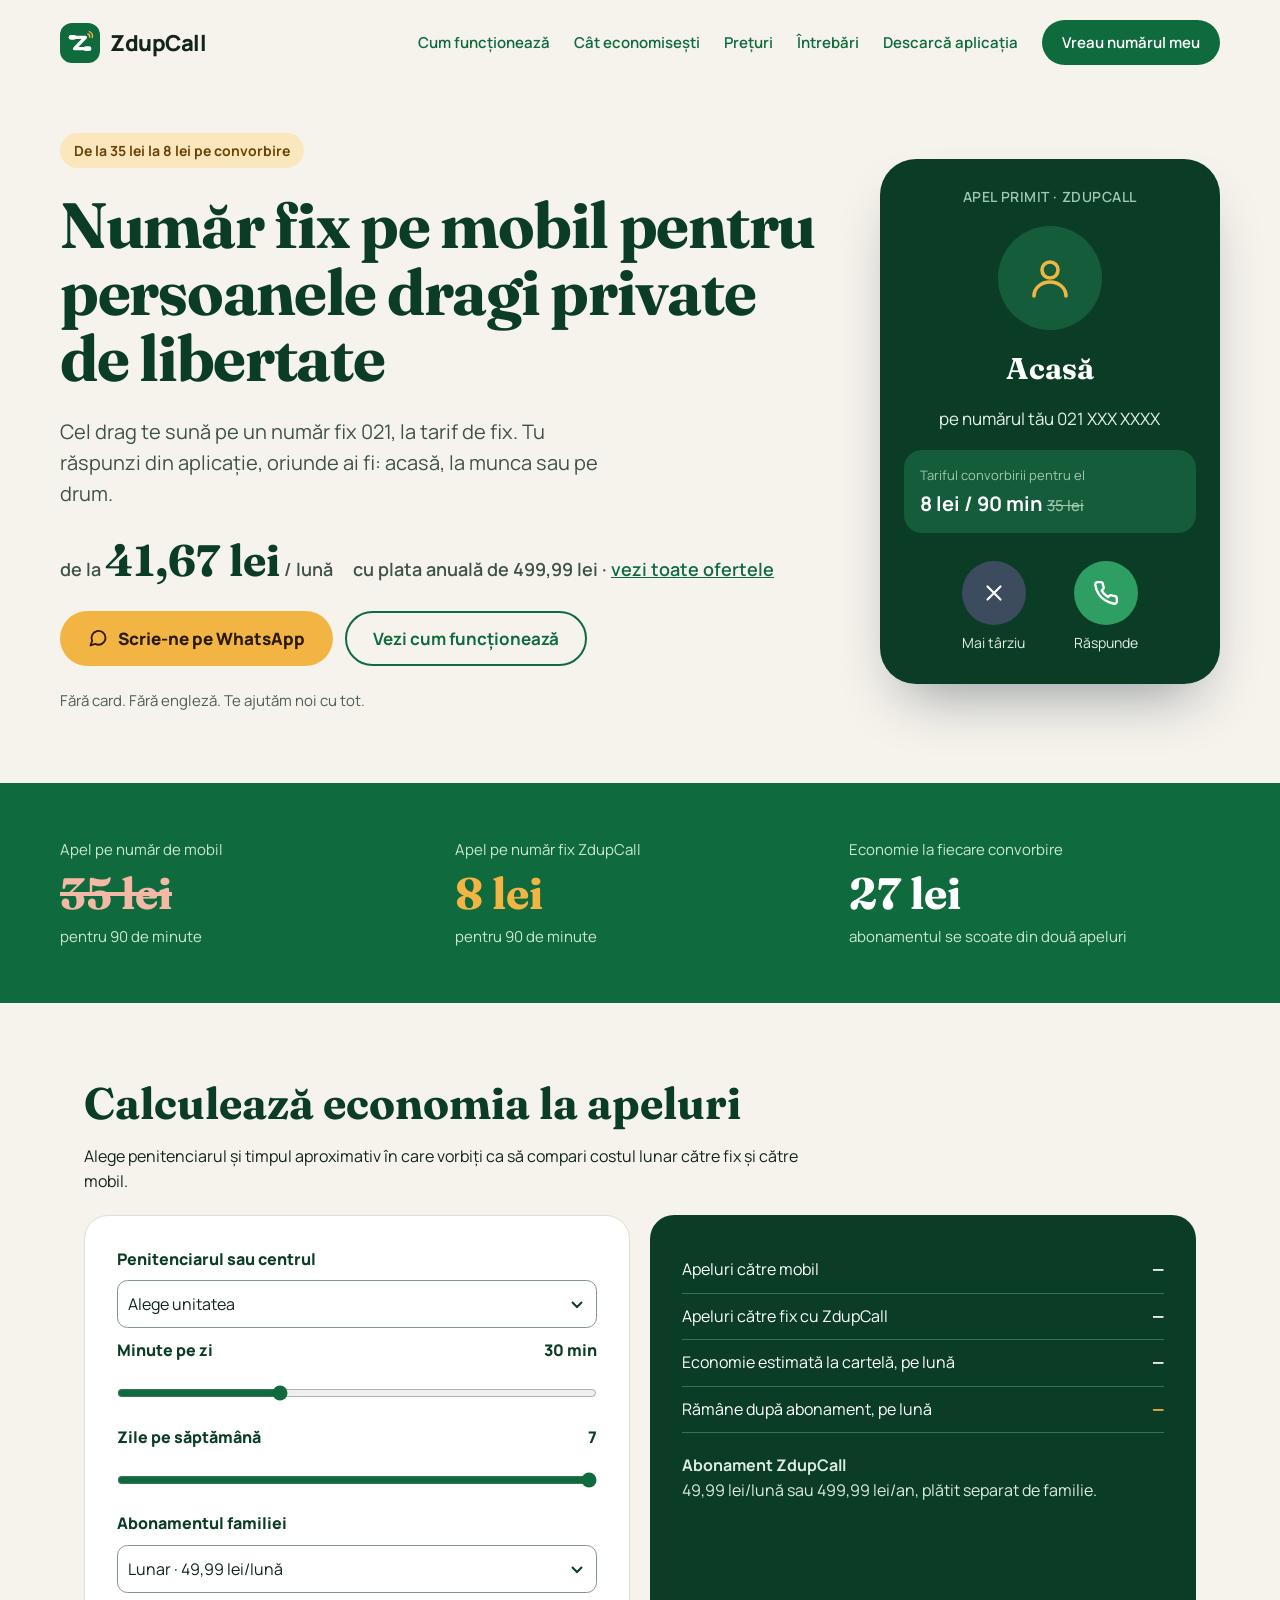
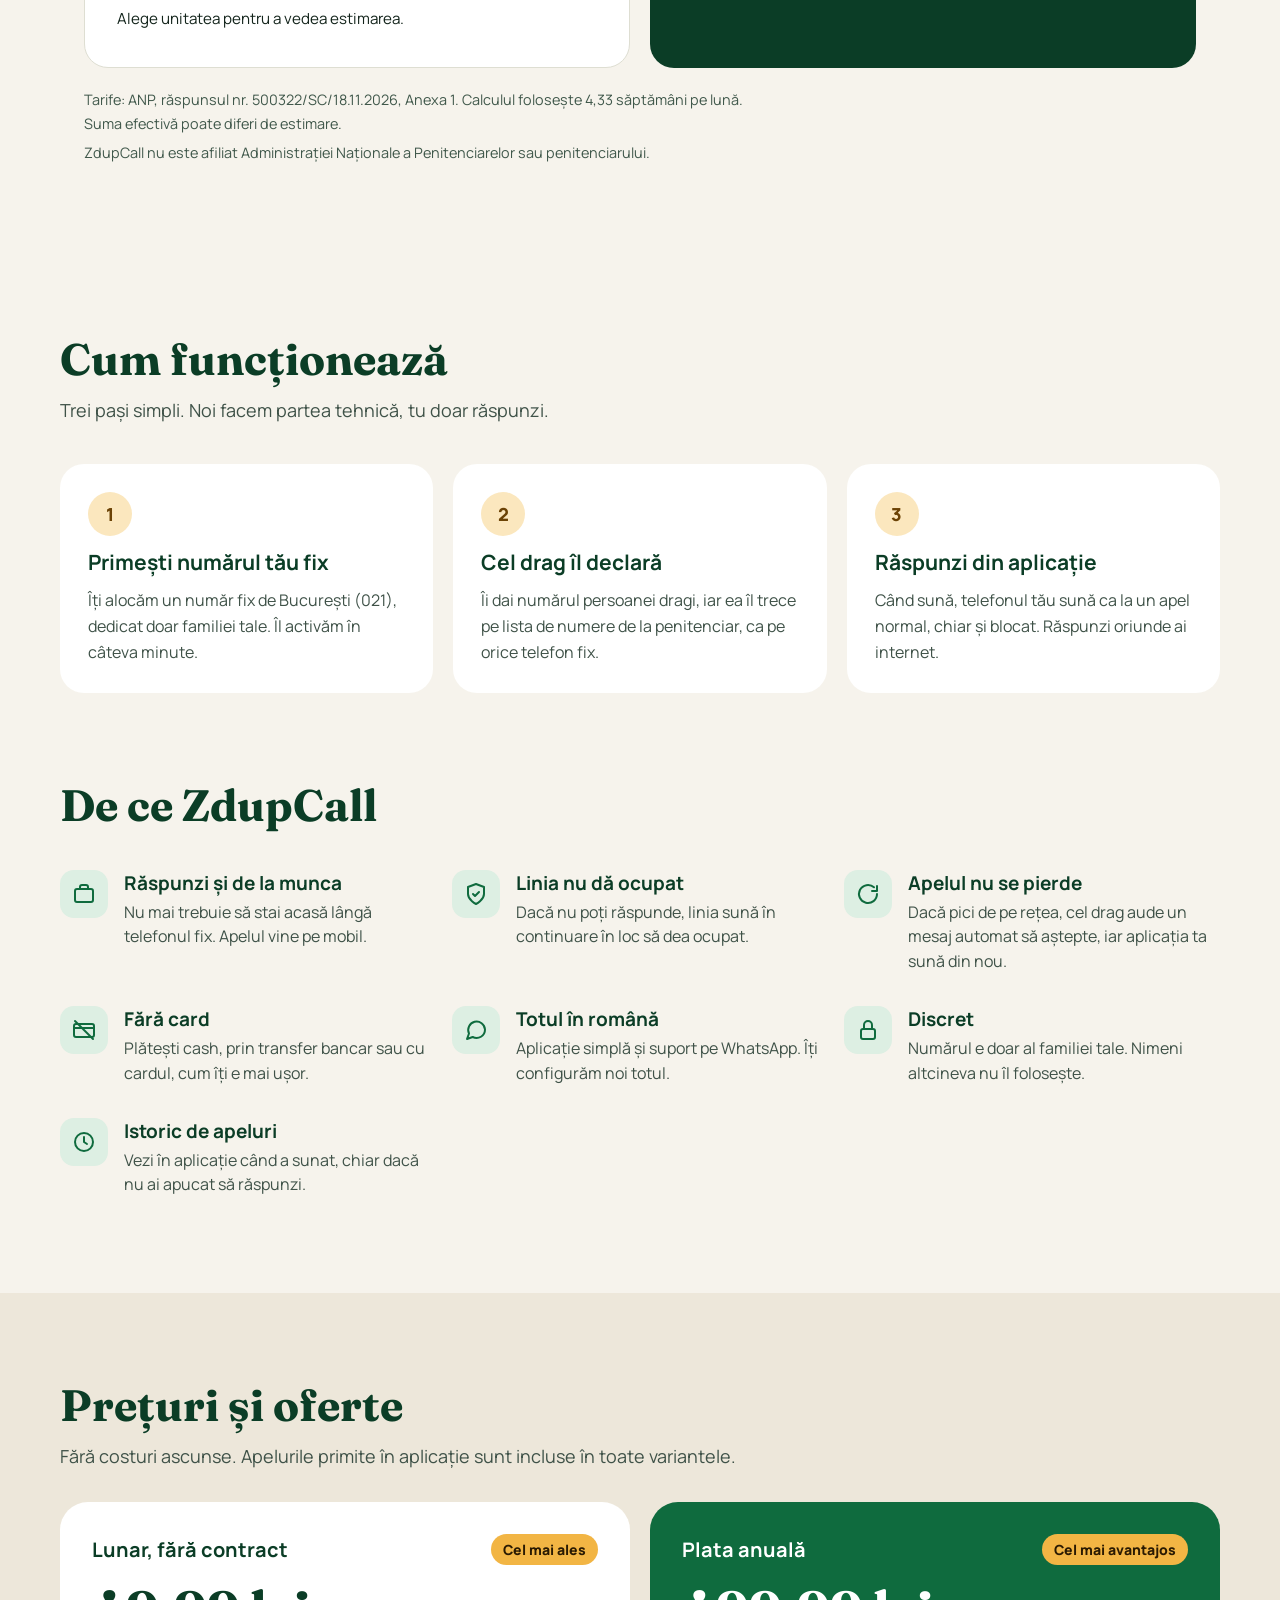
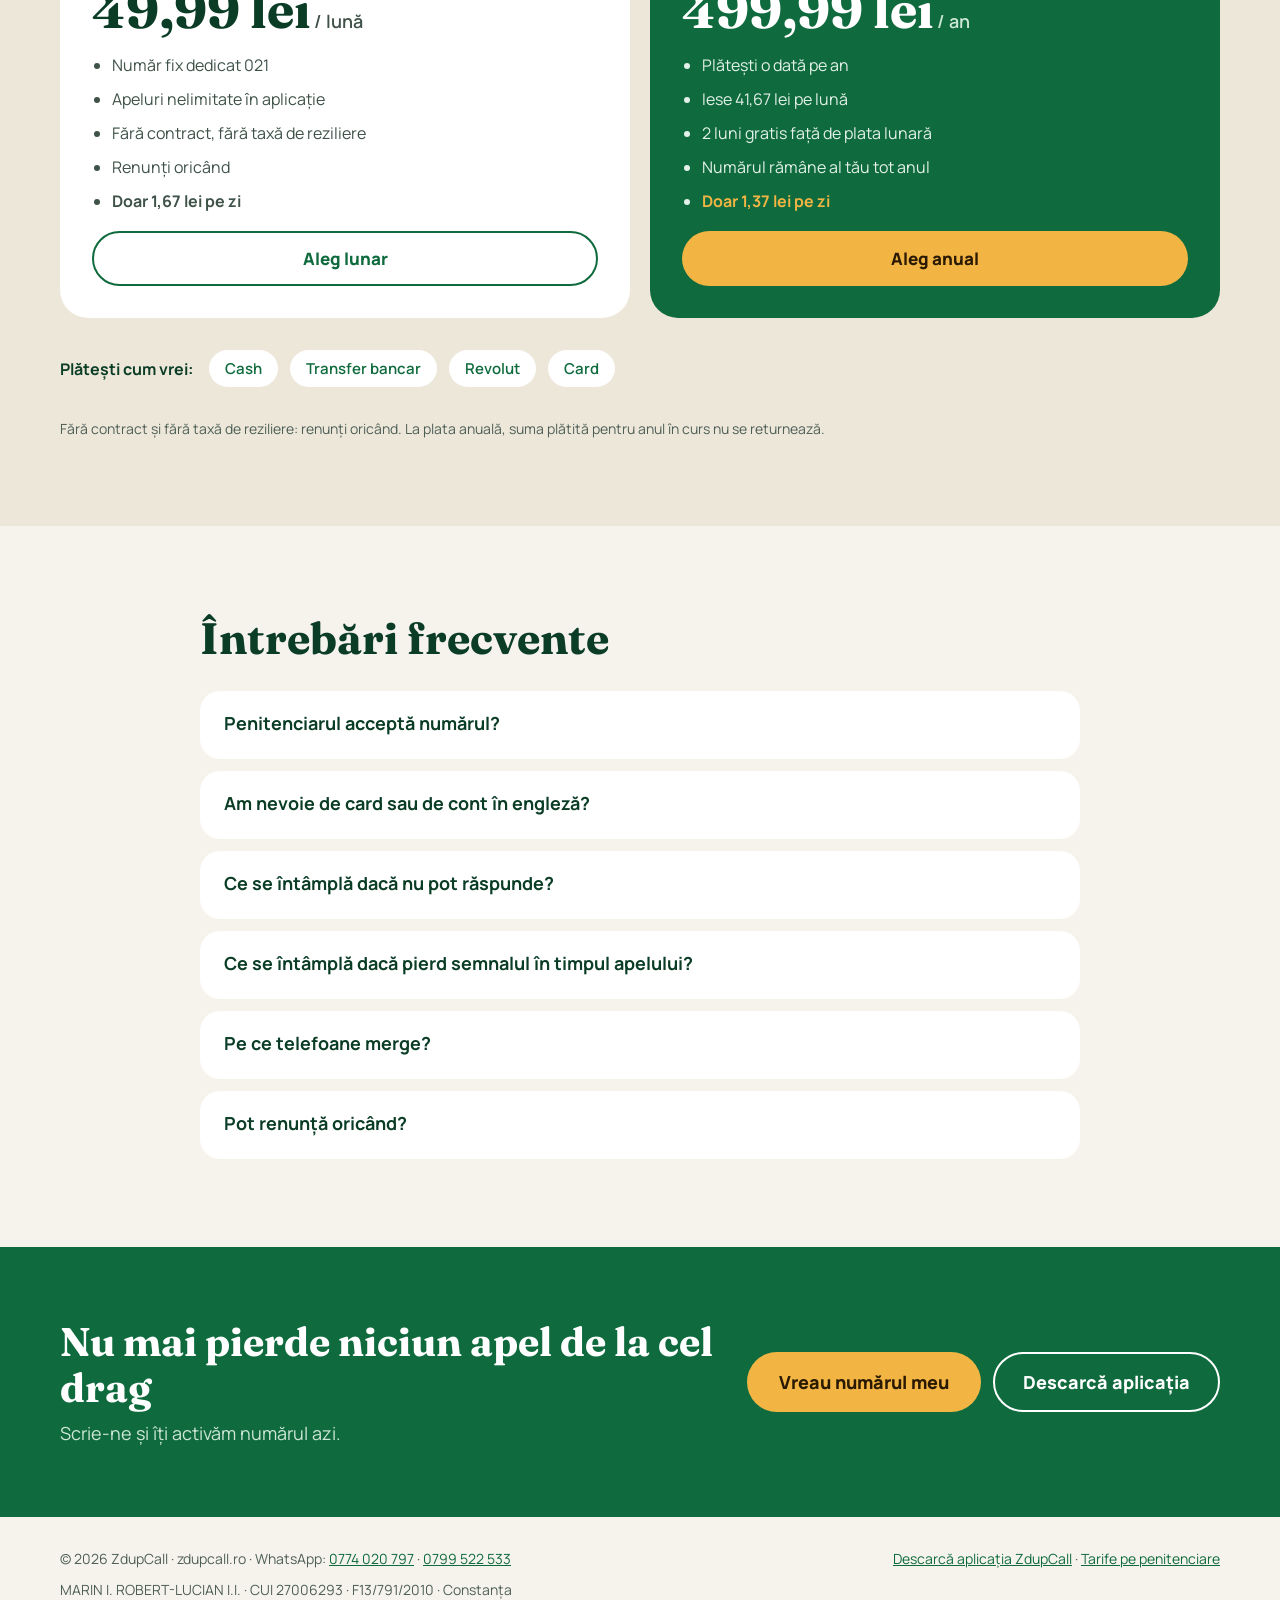
<file: index.html>
<!doctype html>
<html lang="ro">
<head>
<meta charset="utf-8">
<meta name="viewport" content="width=device-width, initial-scale=1">
<title>ZdupCall - număr fix pe mobil pentru persoanele dragi</title>
<meta name="description" content="Număr fix pe mobil pentru persoanele dragi private de libertate. De la 41,67 lei pe lună cu plata anuală. Lunar 49,99 lei, fără contract. Răspunzi din aplicație, oriunde ai fi.">

<link rel="canonical" href="https://zdupcall.ro/">
<meta name="robots" content="index, follow">
<link rel="icon" href="/favicon.ico" sizes="32x32">
<link rel="icon" href="/favicon.svg" type="image/svg+xml">
<link rel="apple-touch-icon" href="/apple-touch-icon.png">
<link rel="manifest" href="/site.webmanifest">
<meta name="theme-color" content="#0F6B3E">
<meta property="og:type" content="website">
<meta property="og:site_name" content="ZdupCall">
<meta property="og:locale" content="ro_RO">
<meta property="og:url" content="https://zdupcall.ro/">
<meta property="og:title" content="ZdupCall - număr fix pe mobil pentru persoanele dragi">
<meta property="og:description" content="Număr fix pe mobil pentru persoanele dragi private de libertate. De la 41,67 lei pe lună cu plata anuală. Răspunzi din aplicație, oriunde ai fi.">
<meta property="og:image" content="https://zdupcall.ro/og-image.jpg">
<meta property="og:image:width" content="1200">
<meta property="og:image:height" content="630">
<meta property="og:image:alt" content="ZdupCall - număr fix pe mobil pentru persoanele dragi">
<meta name="twitter:card" content="summary_large_image">
<meta name="twitter:title" content="ZdupCall - număr fix pe mobil pentru persoanele dragi">
<meta name="twitter:description" content="Număr fix pe mobil pentru persoanele dragi private de libertate. De la 41,67 lei pe lună cu plata anuală. Răspunzi din aplicație, oriunde ai fi.">
<meta name="twitter:image" content="https://zdupcall.ro/og-image.jpg">
<script type="application/ld+json">
{
  "@context": "https://schema.org",
  "@graph": [
    {
      "@type": "Organization",
      "@id": "https://zdupcall.ro/#org",
      "name": "ZdupCall",
      "url": "https://zdupcall.ro/",
      "logo": "https://zdupcall.ro/icon-512.png",
      "legalName": "MARIN I. ROBERT-LUCIAN I.I.",
      "taxID": "27006293",
      "address": {
        "@type": "PostalAddress",
        "addressLocality": "Constanța",
        "addressCountry": "RO"
      },
      "contactPoint": [
        {
          "@type": "ContactPoint",
          "telephone": "+40774020797",
          "contactType": "customer service",
          "availableLanguage": "ro"
        },
        {
          "@type": "ContactPoint",
          "telephone": "+40799522533",
          "contactType": "customer service",
          "availableLanguage": "ro"
        }
      ]
    },
    {
      "@type": "WebSite",
      "@id": "https://zdupcall.ro/#site",
      "url": "https://zdupcall.ro/",
      "name": "ZdupCall",
      "inLanguage": "ro",
      "publisher": {
        "@id": "https://zdupcall.ro/#org"
      }
    },
    {
      "@type": "Service",
      "name": "Număr fix pe mobil pentru persoanele dragi private de libertate",
      "serviceType": "Număr fix 021 cu apeluri primite în aplicație",
      "provider": {
        "@id": "https://zdupcall.ro/#org"
      },
      "areaServed": {
        "@type": "Country",
        "name": "România"
      },
      "description": "Cel drag te sună pe un număr fix 021, la tarif de fix. Tu răspunzi din aplicația ZdupCall, oriunde ai fi.",
      "offers": [
        {
          "@type": "Offer",
          "name": "Lunar, fără contract",
          "price": "49.99",
          "priceCurrency": "RON",
          "priceSpecification": {
            "@type": "UnitPriceSpecification",
            "price": "49.99",
            "priceCurrency": "RON",
            "unitCode": "MON"
          }
        },
        {
          "@type": "Offer",
          "name": "Plata anuală",
          "price": "499.99",
          "priceCurrency": "RON",
          "priceSpecification": {
            "@type": "UnitPriceSpecification",
            "price": "499.99",
            "priceCurrency": "RON",
            "unitCode": "ANN"
          }
        }
      ]
    },
    {
      "@type": "FAQPage",
      "mainEntity": [
        {
          "@type": "Question",
          "name": "Penitenciarul acceptă numărul?",
          "acceptedAnswer": {
            "@type": "Answer",
            "text": "Da. Este un număr fix de București (021), obișnuit, care se declară la fel ca orice telefon fix de acasă."
          }
        },
        {
          "@type": "Question",
          "name": "Am nevoie de card sau de cont în engleză?",
          "acceptedAnswer": {
            "@type": "Answer",
            "text": "Nu. Plătești cash, prin transfer sau cu cardul, iar noi ne ocupăm de configurare. Totul este în română."
          }
        },
        {
          "@type": "Question",
          "name": "Ce se întâmplă dacă nu pot răspunde?",
          "acceptedAnswer": {
            "@type": "Answer",
            "text": "Linia nu dă ocupat: suna în continuare până închide cel care sună. În aplicație vezi ora la care a sunat."
          }
        },
        {
          "@type": "Question",
          "name": "Ce se întâmplă dacă pierd semnalul în timpul apelului?",
          "acceptedAnswer": {
            "@type": "Answer",
            "text": "Apelul nu se pierde. Cel drag rămâne pe linie și aude un mesaj automat care îl roagă să aștepte, iar aplicația ta sună din nou când telefonul prinde iar internet (Wi-Fi sau date mobile). Răspunzi și continuați convorbirea."
          }
        },
        {
          "@type": "Question",
          "name": "Pe ce telefoane merge?",
          "acceptedAnswer": {
            "@type": "Answer",
            "text": "Pe Android acum, oriunde ai internet mobil sau Wi-Fi. Aplicația vine în curând și pe iPhone; până atunci scrie-ne pe WhatsApp și te ajutăm."
          }
        },
        {
          "@type": "Question",
          "name": "Pot renunță oricând?",
          "acceptedAnswer": {
            "@type": "Answer",
            "text": "Da. Nu există contract și nici taxa de reziliere: renunți oricând, fără costuri. La plata anuală, suma plătită pentru anul în curs nu se returnează. Te anunțăm din timp înainte de fiecare plata."
          }
        }
      ]
    }
  ]
}
</script>

<link rel="preconnect" href="https://fonts.googleapis.com">
<link rel="stylesheet" href="https://fonts.googleapis.com/css2?family=Fraunces:opsz,wght@9..144,600;9..144,700&amp;family=Manrope:wght@400;500;600;700;800&amp;display=swap">
<style>
body{margin:0;background:#F6F3EC}
a{color:#0F6B3E}a:hover{color:#0B3D26}
details summary{cursor:pointer;list-style:none}
details summary::-webkit-details-marker{display:none}
.mobile-bar{display:none}
#calculator b{white-space:nowrap}
@media (max-width:640px){
.nav-link{display:none!important}
.cta{width:100%!important;justify-content:center!important}
.hero-phone{max-width:300px!important;padding:22px 18px 26px!important;border-radius:30px!important}
.mobile-bar{display:flex;position:fixed;left:12px;right:12px;bottom:12px;z-index:50;justify-content:center;align-items:center;gap:8px;height:54px;border-radius:999px;background:#F2B544;color:#2A1A02!important;font-family:'Manrope',system-ui,sans-serif;font-weight:800;font-size:16px;text-decoration:none;box-shadow:0 10px 30px -10px rgba(0,0,0,.45)}
body{padding-bottom:78px}
}
@media (max-width:640px){
.site-header{flex-wrap:nowrap!important}
.site-header .hdr-btn{padding:10px 16px!important;font-size:14px!important}
.mobile-bar{opacity:0;pointer-events:none;transform:translateY(12px);transition:opacity .25s,transform .25s}
.mobile-bar.show{opacity:1;pointer-events:auto;transform:none}
}
</style>

<link rel="stylesheet" href="/assets/calculator.css">
<script src="/assets/calculator.js" defer></script>
</head>
<body>

<div style="font-family: 'Manrope', system-ui, sans-serif; color: #13241B; background: #F6F3EC; min-height: 100vh">

<header class="site-header" style="max-width: 1160px; margin: 0 auto; padding: 20px 24px; display: flex; flex-wrap: wrap; align-items: center; justify-content: space-between; gap: 16px">
<a href="#top" style="display: flex; align-items: center; gap: 10px; text-decoration: none; color: #13241B">
<span style="width: 40px; height: 40px; border-radius: 12px; background: #0F6B3E; display: flex; align-items: center; justify-content: center">
<svg width="30" height="30" viewBox="0 0 100 100" aria-hidden="true"><path d="M30 31 H68 L32 69 H70" fill="none" stroke="#FFFFFF" stroke-width="11" stroke-linecap="round" stroke-linejoin="round"></path><rect x="12" y="23" width="26" height="16" rx="8" fill="#FFFFFF"></rect><rect x="62" y="61" width="26" height="16" rx="8" fill="#FFFFFF"></rect><path d="M76 20 A9 9 0 0 1 82 31" fill="none" stroke="#F2B544" stroke-width="4.5" stroke-linecap="round"></path><path d="M81 12 A17 17 0 0 1 91 32" fill="none" stroke="#F2B544" stroke-width="4.5" stroke-linecap="round"></path></svg>
</span>
<span style="font-weight: 800; font-size: 22px; letter-spacing: -0.02em">ZdupCall</span>
</a>
<nav aria-label="Navigare principala" style="display: flex; flex-wrap: wrap; align-items: center; gap: 8px 24px; font-weight: 600; font-size: 15px">
<a class="nav-link" href="#cum" style="text-decoration: none">Cum funcționează</a>
<a class="nav-link" href="#calculator" style="text-decoration: none">Cât economisești</a>
<a class="nav-link" href="#preturi" style="text-decoration: none">Prețuri</a>
<a class="nav-link" href="#intrebari" style="text-decoration: none">Întrebări</a>
<a class="nav-link" href="/descarca/" style="text-decoration: none">Descarcă aplicația</a>
<a class="hdr-btn" href="https://wa.me/40774020797" style="text-decoration: none; background: #0F6B3E; color: #FFFFFF; padding: 12px 20px; border-radius: 999px; min-height: 44px; box-sizing: border-box; display: inline-flex; align-items: center">Vreau numărul meu</a>
</nav>
</header>

<section id="top" style="max-width: 1160px; margin: 0 auto; padding: 48px 24px 72px; display: flex; flex-wrap: wrap; gap: 48px; align-items: center">
<div style="flex: 999 1 520px; min-width: 0; display: flex; flex-direction: column; gap: 24px">
<span style="align-self: flex-start; background: #FBE7BE; color: #6B4205; font-weight: 700; font-size: 14px; padding: 8px 14px; border-radius: 999px">De la 35 lei la 8 lei pe convorbire</span>
<h1 style="margin: 0; font-family: 'Fraunces', Georgia, serif; font-weight: 700; font-size: clamp(38px, 5.2vw, 64px); line-height: 1.04; letter-spacing: -0.02em; color: #0B3D26">Număr fix pe mobil pentru persoanele dragi private de libertate</h1>
<p style="margin: 0; font-size: 20px; line-height: 1.55; color: #3F5248; max-width: 560px">Cel drag te sună pe un număr fix 021, la tarif de fix. Tu răspunzi din aplicație, oriunde ai fi: acasă, la munca sau pe drum.</p>
<div style="display: flex; flex-wrap: wrap; align-items: baseline; gap: 8px 20px">
<span style="font-family: 'Fraunces', Georgia, serif; font-size: 44px; font-weight: 700; color: #0B3D26"><span style="font-family: 'Manrope', sans-serif; font-size: 18px; font-weight: 600; color: #3F5248">de la </span>41,67 lei<span style="font-family: 'Manrope', sans-serif; font-size: 18px; font-weight: 600; color: #3F5248"> / lună</span></span>
<span style="font-size: 18px; font-weight: 600; color: #3F5248">cu plata anuală de 499,99 lei · <a href="#preturi">vezi toate ofertele</a></span>
</div>
<div style="display: flex; flex-wrap: wrap; gap: 12px">
<a class="cta" href="https://wa.me/40774020797" style="text-decoration: none; background: #F2B544; color: #2A1A02; font-weight: 800; font-size: 17px; padding: 16px 28px; border-radius: 999px; min-height: 52px; box-sizing: border-box; display: inline-flex; align-items: center; gap: 10px">
<svg width="20" height="20" viewBox="0 0 24 24" fill="none" stroke="currentColor" stroke-width="2.2" stroke-linecap="round" stroke-linejoin="round" aria-hidden="true"><path d="M21 11.5a8.4 8.4 0 0 1-12.3 7.5L3 21l2-5.5A8.4 8.4 0 1 1 21 11.5z"></path></svg>
Scrie-ne pe WhatsApp</a>
<a class="cta" href="#cum" style="text-decoration: none; border: 2px solid #0F6B3E; color: #0F6B3E; font-weight: 700; font-size: 17px; padding: 14px 26px; border-radius: 999px; min-height: 52px; box-sizing: border-box; display: inline-flex; align-items: center">Vezi cum funcționează</a>
</div>
<p style="margin: 0; font-size: 15px; color: #4E5F56">Fără card. Fără engleză. Te ajutăm noi cu tot.</p>
</div>

<div style="flex: 1 1 340px; min-width: 0; display: flex; justify-content: center">
<div class="hero-phone" style="width: 100%; max-width: 360px; background: #0B3D26; border-radius: 36px; padding: 28px 24px 32px; box-sizing: border-box; display: flex; flex-direction: column; align-items: center; gap: 20px; box-shadow: 0 30px 60px -24px rgba(14,34,56,0.45)">
<span style="font-size: 14px; font-weight: 600; color: #9FC9AF; letter-spacing: 0.04em; text-transform: uppercase">Apel primit · ZdupCall</span>
<span style="width: 104px; height: 104px; border-radius: 50%; background: #145C3A; display: flex; align-items: center; justify-content: center">
<svg width="48" height="48" viewBox="0 0 24 24" fill="none" stroke="#F2B544" stroke-width="1.8" stroke-linecap="round" stroke-linejoin="round" aria-hidden="true"><circle cx="12" cy="8" r="4"></circle><path d="M4 21c0-4 3.6-7 8-7s8 3 8 7"></path></svg>
</span>
<span style="font-family: 'Fraunces', Georgia, serif; font-size: 30px; font-weight: 700; color: #FFFFFF">Acasă</span>
<span style="font-size: 17px; color: #E3F1E8">pe numărul tău 021 XXX XXXX</span>
<div style="width: 100%; background: #145C3A; border-radius: 18px; padding: 16px; box-sizing: border-box; display: flex; flex-direction: column; gap: 6px">
<span style="font-size: 13px; color: #9FC9AF">Tariful convorbirii pentru el</span>
<span style="font-size: 20px; font-weight: 700; color: #FFFFFF">8 lei / 90 min <span style="font-size: 15px; font-weight: 500; color: #9FC9AF; text-decoration: line-through">35 lei</span></span>
</div>
<div style="display: flex; gap: 48px; margin-top: 8px">
<span style="display: flex; flex-direction: column; align-items: center; gap: 8px; color: #E3F1E8; font-size: 14px">
<span style="width: 64px; height: 64px; border-radius: 50%; background: #3C4B5E; display: flex; align-items: center; justify-content: center"><svg width="26" height="26" viewBox="0 0 24 24" fill="none" stroke="#FFFFFF" stroke-width="2" stroke-linecap="round" aria-hidden="true"><path d="M6 6l12 12M18 6L6 18"></path></svg></span>Mai târziu</span>
<span style="display: flex; flex-direction: column; align-items: center; gap: 8px; color: #E3F1E8; font-size: 14px">
<span style="width: 64px; height: 64px; border-radius: 50%; background: #2F9E62; display: flex; align-items: center; justify-content: center"><svg width="26" height="26" viewBox="0 0 24 24" fill="none" stroke="#FFFFFF" stroke-width="2.2" stroke-linecap="round" stroke-linejoin="round" aria-hidden="true"><path d="M22 16.9v3a2 2 0 0 1-2.2 2 19.8 19.8 0 0 1-8.6-3.1 19.5 19.5 0 0 1-6-6A19.8 19.8 0 0 1 2.1 4.2 2 2 0 0 1 4.1 2h3a2 2 0 0 1 2 1.7c.1.9.4 1.8.7 2.7a2 2 0 0 1-.5 2.1L8 9.8a16 16 0 0 0 6 6l1.3-1.3a2 2 0 0 1 2.1-.4c.9.3 1.8.6 2.7.7a2 2 0 0 1 1.7 2z"></path></svg></span>Răspunde</span>
</div>
</div>
</div>
</section>

<section style="background: #0F6B3E; color: #FFFFFF">
<div style="max-width: 1160px; margin: 0 auto; padding: 56px 24px; display: grid; grid-template-columns: repeat(auto-fit, minmax(240px, 1fr)); gap: 24px">
<div style="display: flex; flex-direction: column; gap: 6px">
<span style="font-size: 15px; color: #CDE6D6">Apel pe număr de mobil</span>
<span style="font-family: 'Fraunces', Georgia, serif; font-size: 44px; font-weight: 700; color: #F4B8A6; text-decoration: line-through">35 lei</span>
<span style="font-size: 15px; color: #CDE6D6">pentru 90 de minute</span>
</div>
<div style="display: flex; flex-direction: column; gap: 6px">
<span style="font-size: 15px; color: #CDE6D6">Apel pe număr fix ZdupCall</span>
<span style="font-family: 'Fraunces', Georgia, serif; font-size: 44px; font-weight: 700; color: #F2B544">8 lei</span>
<span style="font-size: 15px; color: #CDE6D6">pentru 90 de minute</span>
</div>
<div style="display: flex; flex-direction: column; gap: 6px">
<span style="font-size: 15px; color: #CDE6D6">Economie la fiecare convorbire</span>
<span style="font-family: 'Fraunces', Georgia, serif; font-size: 44px; font-weight: 700; color: #FFFFFF">27 lei</span>
<span style="font-size: 15px; color: #CDE6D6">abonamentul se scoate din două apeluri</span>
</div>
</div>
</section>

<section id="calculator" class="zdup-calculator" data-calculator>
  <h2>Calculează economia la apeluri</h2>
  <p>Alege penitenciarul și timpul aproximativ în care vorbiți ca să compari costul lunar către fix și către mobil.</p>
  <div class="calc-grid">
    <div class="calc-inputs">
      <label for="calc-unit">Penitenciarul sau centrul</label>
      <select id="calc-unit" disabled><option value="">Alege unitatea</option></select>
      <label for="calc-min">Minute pe zi <output id="calc-min-out" for="calc-min">30 min</output></label>
      <input id="calc-min" type="range" min="0" max="90" value="30" disabled>
      <label for="calc-days">Zile pe săptămână <output id="calc-days-out" for="calc-days">7</output></label>
      <input id="calc-days" type="range" min="1" max="7" value="7" disabled>
      <label for="calc-plan-select">Abonamentul familiei</label>
      <select id="calc-plan-select" disabled><option value="luna">Lunar · 49,99 lei/lună</option><option value="an">Anual · 499,99 lei/an</option></select>
      <p id="calc-status" role="status">Se încarcă tarifele…</p>
      <noscript><p>Activează JavaScript pentru a folosi calculatorul.</p></noscript>
      <ul id="calc-operators" hidden></ul>
    </div>
    <div class="calc-result">
      <dl aria-live="polite">
        <div><dt>Apeluri către mobil</dt><dd id="calc-mobile">—</dd></div>
        <div><dt>Apeluri către fix cu ZdupCall</dt><dd id="calc-fixed">—</dd></div>
        <div><dt>Economie estimată la cartelă, pe lună</dt><dd id="calc-saved">—</dd></div>
        <div><dt>Rămâne după abonament, pe lună</dt><dd id="calc-net">—</dd></div>
      </dl>
      <p id="calc-net-note" aria-live="polite" hidden>La atât de puține minute abonamentul nu se scoate încă.</p>
      <p class="calc-plan"><strong>Abonament ZdupCall</strong><br>49,99 lei/lună sau 499,99 lei/an, plătit separat de familie.</p>
    </div>
  </div>
  <p class="calc-note">Tarife: ANP, răspunsul nr. 500322/SC/18.11.2026, Anexa 1. Calculul folosește 4,33 săptămâni pe lună. Suma efectivă poate diferi de estimare.</p>
  <p class="calc-note">ZdupCall nu este afiliat Administrației Naționale a Penitenciarelor sau penitenciarului.</p>
</section>

<section id="cum" style="max-width: 1160px; margin: 0 auto; padding: 88px 24px 40px; display: flex; flex-direction: column; gap: 40px">
<div style="display: flex; flex-direction: column; gap: 12px; max-width: 680px">
<h2 style="margin: 0; font-family: 'Fraunces', Georgia, serif; font-size: clamp(32px, 4vw, 44px); line-height: 1.1; color: #0B3D26">Cum funcționează</h2>
<p style="margin: 0; font-size: 18px; line-height: 1.6; color: #3F5248">Trei pași simpli. Noi facem partea tehnică, tu doar răspunzi.</p>
</div>
<ol style="margin: 0; padding: 0; list-style: none; display: grid; grid-template-columns: repeat(auto-fit, minmax(260px, 1fr)); gap: 20px">
<li style="background: #FFFFFF; border-radius: 24px; padding: 28px; display: flex; flex-direction: column; gap: 12px">
<span style="width: 44px; height: 44px; border-radius: 50%; background: #FBE7BE; color: #6B4205; font-weight: 800; font-size: 18px; display: flex; align-items: center; justify-content: center">1</span>
<h3 style="margin: 0; font-size: 21px; color: #0B3D26">Primești numărul tău fix</h3>
<p style="margin: 0; font-size: 16px; line-height: 1.6; color: #3F5248">Îți alocăm un număr fix de București (021), dedicat doar familiei tale. Îl activăm în câteva minute.</p>
</li>
<li style="background: #FFFFFF; border-radius: 24px; padding: 28px; display: flex; flex-direction: column; gap: 12px">
<span style="width: 44px; height: 44px; border-radius: 50%; background: #FBE7BE; color: #6B4205; font-weight: 800; font-size: 18px; display: flex; align-items: center; justify-content: center">2</span>
<h3 style="margin: 0; font-size: 21px; color: #0B3D26">Cel drag îl declară</h3>
<p style="margin: 0; font-size: 16px; line-height: 1.6; color: #3F5248">Îi dai numărul persoanei dragi, iar ea îl trece pe lista de numere de la penitenciar, ca pe orice telefon fix.</p>
</li>
<li style="background: #FFFFFF; border-radius: 24px; padding: 28px; display: flex; flex-direction: column; gap: 12px">
<span style="width: 44px; height: 44px; border-radius: 50%; background: #FBE7BE; color: #6B4205; font-weight: 800; font-size: 18px; display: flex; align-items: center; justify-content: center">3</span>
<h3 style="margin: 0; font-size: 21px; color: #0B3D26">Răspunzi din aplicație</h3>
<p style="margin: 0; font-size: 16px; line-height: 1.6; color: #3F5248">Când sună, telefonul tău sună ca la un apel normal, chiar și blocat. Răspunzi oriunde ai internet.</p>
</li>
</ol>
</section>

<section style="max-width: 1160px; margin: 0 auto; padding: 48px 24px 88px; display: flex; flex-direction: column; gap: 32px">
<h2 style="margin: 0; font-family: 'Fraunces', Georgia, serif; font-size: clamp(32px, 4vw, 44px); line-height: 1.1; color: #0B3D26; max-width: 720px">De ce ZdupCall</h2>
<div style="display: grid; grid-template-columns: repeat(auto-fit, minmax(300px, 1fr)); gap: 16px">
<div style="display: flex; gap: 16px; align-items: flex-start; padding: 8px 0">
<span style="flex: 0 0 48px; height: 48px; border-radius: 14px; background: #DDEFE3; display: flex; align-items: center; justify-content: center"><svg width="24" height="24" viewBox="0 0 24 24" fill="none" stroke="#0F6B3E" stroke-width="2" stroke-linecap="round" stroke-linejoin="round" aria-hidden="true"><rect x="3" y="7" width="18" height="13" rx="2"></rect><path d="M8 7V5a2 2 0 0 1 2-2h4a2 2 0 0 1 2 2v2"></path></svg></span>
<div style="display: flex; flex-direction: column; gap: 4px"><h3 style="margin: 0; font-size: 19px; color: #0B3D26">Răspunzi și de la munca</h3><p style="margin: 0; font-size: 16px; line-height: 1.55; color: #3F5248">Nu mai trebuie să stai acasă lângă telefonul fix. Apelul vine pe mobil.</p></div>
</div>
<div style="display: flex; gap: 16px; align-items: flex-start; padding: 8px 0">
<span style="flex: 0 0 48px; height: 48px; border-radius: 14px; background: #DDEFE3; display: flex; align-items: center; justify-content: center"><svg width="24" height="24" viewBox="0 0 24 24" fill="none" stroke="#0F6B3E" stroke-width="2" stroke-linecap="round" stroke-linejoin="round" aria-hidden="true"><path d="M12 22s8-4 8-10V5l-8-3-8 3v7c0 6 8 10 8 10z"></path><path d="M9 12l2 2 4-4"></path></svg></span>
<div style="display: flex; flex-direction: column; gap: 4px"><h3 style="margin: 0; font-size: 19px; color: #0B3D26">Linia nu dă ocupat</h3><p style="margin: 0; font-size: 16px; line-height: 1.55; color: #3F5248">Dacă nu poți răspunde, linia sună în continuare în loc să dea ocupat.</p></div>
</div>
<div style="display: flex; gap: 16px; align-items: flex-start; padding: 8px 0">
<span style="flex: 0 0 48px; height: 48px; border-radius: 14px; background: #DDEFE3; display: flex; align-items: center; justify-content: center"><svg width="24" height="24" viewBox="0 0 24 24" fill="none" stroke="#0F6B3E" stroke-width="2" stroke-linecap="round" stroke-linejoin="round" aria-hidden="true"><path d="M21 12a9 9 0 1 1-3-6.7"></path><path d="M21 4v5h-5"></path></svg></span>
<div style="display: flex; flex-direction: column; gap: 4px"><h3 style="margin: 0; font-size: 19px; color: #0B3D26">Apelul nu se pierde</h3><p style="margin: 0; font-size: 16px; line-height: 1.55; color: #3F5248">Dacă pici de pe rețea, cel drag aude un mesaj automat să aștepte, iar aplicația ta sună din nou.</p></div>
</div>
<div style="display: flex; gap: 16px; align-items: flex-start; padding: 8px 0">
<span style="flex: 0 0 48px; height: 48px; border-radius: 14px; background: #DDEFE3; display: flex; align-items: center; justify-content: center"><svg width="24" height="24" viewBox="0 0 24 24" fill="none" stroke="#0F6B3E" stroke-width="2" stroke-linecap="round" stroke-linejoin="round" aria-hidden="true"><rect x="2" y="6" width="20" height="13" rx="2"></rect><path d="M2 10h20"></path><path d="M3 3l18 18"></path></svg></span>
<div style="display: flex; flex-direction: column; gap: 4px"><h3 style="margin: 0; font-size: 19px; color: #0B3D26">Fără card</h3><p style="margin: 0; font-size: 16px; line-height: 1.55; color: #3F5248">Plătești cash, prin transfer bancar sau cu cardul, cum îți e mai ușor.</p></div>
</div>
<div style="display: flex; gap: 16px; align-items: flex-start; padding: 8px 0">
<span style="flex: 0 0 48px; height: 48px; border-radius: 14px; background: #DDEFE3; display: flex; align-items: center; justify-content: center"><svg width="24" height="24" viewBox="0 0 24 24" fill="none" stroke="#0F6B3E" stroke-width="2" stroke-linecap="round" stroke-linejoin="round" aria-hidden="true"><path d="M21 11.5a8.4 8.4 0 0 1-12.3 7.5L3 21l2-5.5A8.4 8.4 0 1 1 21 11.5z"></path></svg></span>
<div style="display: flex; flex-direction: column; gap: 4px"><h3 style="margin: 0; font-size: 19px; color: #0B3D26">Totul în română</h3><p style="margin: 0; font-size: 16px; line-height: 1.55; color: #3F5248">Aplicație simplă și suport pe WhatsApp. Îți configurăm noi totul.</p></div>
</div>
<div style="display: flex; gap: 16px; align-items: flex-start; padding: 8px 0">
<span style="flex: 0 0 48px; height: 48px; border-radius: 14px; background: #DDEFE3; display: flex; align-items: center; justify-content: center"><svg width="24" height="24" viewBox="0 0 24 24" fill="none" stroke="#0F6B3E" stroke-width="2" stroke-linecap="round" stroke-linejoin="round" aria-hidden="true"><rect x="5" y="11" width="14" height="10" rx="2"></rect><path d="M8 11V7a4 4 0 0 1 8 0v4"></path></svg></span>
<div style="display: flex; flex-direction: column; gap: 4px"><h3 style="margin: 0; font-size: 19px; color: #0B3D26">Discret</h3><p style="margin: 0; font-size: 16px; line-height: 1.55; color: #3F5248">Numărul e doar al familiei tale. Nimeni altcineva nu îl folosește.</p></div>
</div>
<div style="display: flex; gap: 16px; align-items: flex-start; padding: 8px 0">
<span style="flex: 0 0 48px; height: 48px; border-radius: 14px; background: #DDEFE3; display: flex; align-items: center; justify-content: center"><svg width="24" height="24" viewBox="0 0 24 24" fill="none" stroke="#0F6B3E" stroke-width="2" stroke-linecap="round" stroke-linejoin="round" aria-hidden="true"><circle cx="12" cy="12" r="9"></circle><path d="M12 7v5l3 2"></path></svg></span>
<div style="display: flex; flex-direction: column; gap: 4px"><h3 style="margin: 0; font-size: 19px; color: #0B3D26">Istoric de apeluri</h3><p style="margin: 0; font-size: 16px; line-height: 1.55; color: #3F5248">Vezi în aplicație când a sunat, chiar dacă nu ai apucat să răspunzi.</p></div>
</div>
</div>
</section>

<section id="preturi" style="background: #EDE7DA">
<div style="max-width: 1160px; margin: 0 auto; padding: 88px 24px; display: flex; flex-direction: column; gap: 32px">
<div style="display: flex; flex-direction: column; gap: 12px; max-width: 680px">
<h2 style="margin: 0; font-family: 'Fraunces', Georgia, serif; font-size: clamp(32px, 4vw, 44px); line-height: 1.1; color: #0B3D26">Prețuri și oferte</h2>
<p style="margin: 0; font-size: 18px; line-height: 1.6; color: #3F5248">Fără costuri ascunse. Apelurile primite în aplicație sunt incluse în toate variantele.</p>
</div>
<div style="display: grid; grid-template-columns: repeat(auto-fit, minmax(260px, 1fr)); gap: 20px">
<div style="background: #FFFFFF; color: #0B3D26; border-radius: 28px; padding: 32px; display: flex; flex-direction: column; gap: 18px">
<div style="display: flex; flex-wrap: wrap; align-items: center; justify-content: space-between; gap: 8px"><h3 style="margin: 0; font-size: 20px; color: #0B3D26">Lunar, fără contract</h3><span style="background: #F2B544; color: #2A1A02; font-weight: 800; font-size: 14px; padding: 6px 12px; border-radius: 999px">Cel mai ales</span></div>
<span style="font-family: 'Fraunces', Georgia, serif; font-size: 52px; font-weight: 700; color: #0B3D26; line-height: 1">49,99 lei<span style="font-family: 'Manrope', sans-serif; font-size: 18px; font-weight: 600; color: #3F5248"> / lună</span></span>
<ul style="margin: 0; padding: 0 0 0 20px; display: flex; flex-direction: column; gap: 10px; font-size: 16px; line-height: 1.5; color: #3F5248"><li>Număr fix dedicat 021</li><li>Apeluri nelimitate în aplicație</li><li>Fără contract, fără taxă de reziliere</li><li>Renunți oricând</li><li><b>Doar 1,67 lei pe zi</b></li></ul>
<a href="https://wa.me/40774020797" style="text-decoration: none; border: 2px solid #0F6B3E; color: #0F6B3E; padding: 14px 24px; font-weight: 800; font-size: 17px; border-radius: 999px; min-height: 52px; box-sizing: border-box; display: flex; align-items: center; justify-content: center; margin-top: auto">Aleg lunar</a>
</div><div style="background: #0F6B3E; color: #FFFFFF; border-radius: 28px; padding: 32px; display: flex; flex-direction: column; gap: 18px">
<div style="display: flex; flex-wrap: wrap; align-items: center; justify-content: space-between; gap: 8px"><h3 style="margin: 0; font-size: 20px; color: #FFFFFF">Plata anuală</h3><span style="background: #F2B544; color: #2A1A02; font-weight: 800; font-size: 14px; padding: 6px 12px; border-radius: 999px">Cel mai avantajos</span></div>
<span style="font-family: 'Fraunces', Georgia, serif; font-size: 52px; font-weight: 700; color: #FFFFFF; line-height: 1">499,99 lei<span style="font-family: 'Manrope', sans-serif; font-size: 18px; font-weight: 600; color: #CDE6D6"> / an</span></span>
<ul style="margin: 0; padding: 0 0 0 20px; display: flex; flex-direction: column; gap: 10px; font-size: 16px; line-height: 1.5; color: #E3F1E8"><li>Plătești o dată pe an</li><li>Iese 41,67 lei pe lună</li><li>2 luni gratis față de plata lunară</li><li>Numărul rămâne al tău tot anul</li><li><b style="color: #F2B544">Doar 1,37 lei pe zi</b></li></ul>
<a href="https://wa.me/40774020797" style="text-decoration: none; background: #F2B544; color: #2A1A02; padding: 16px 24px; font-weight: 800; font-size: 17px; border-radius: 999px; min-height: 52px; box-sizing: border-box; display: flex; align-items: center; justify-content: center; margin-top: auto">Aleg anual</a>
</div>
</div>
<div style="display: flex; flex-wrap: wrap; align-items: center; gap: 10px 12px">
<span style="font-weight: 700; font-size: 16px; color: #0B3D26; margin-right: 4px">Plătești cum vrei:</span>
<span style="background: #FFFFFF; border-radius: 999px; padding: 8px 16px; font-size: 15px; font-weight: 600; color: #0F6B3E">Cash</span>
<span style="background: #FFFFFF; border-radius: 999px; padding: 8px 16px; font-size: 15px; font-weight: 600; color: #0F6B3E">Transfer bancar</span>
<span style="background: #FFFFFF; border-radius: 999px; padding: 8px 16px; font-size: 15px; font-weight: 600; color: #0F6B3E">Revolut</span>
<span style="background: #FFFFFF; border-radius: 999px; padding: 8px 16px; font-size: 15px; font-weight: 600; color: #0F6B3E">Card</span>
</div>
<p style="margin: 0; font-size: 14px; color: #4E5F56">Fără contract și fără taxă de reziliere: renunți oricând. La plata anuală, suma plătită pentru anul în curs nu se returnează.</p>
</div>
</section>

<section id="intrebari" style="max-width: 880px; margin: 0 auto; padding: 88px 24px; display: flex; flex-direction: column; gap: 28px">
<h2 style="margin: 0; font-family: 'Fraunces', Georgia, serif; font-size: clamp(32px, 4vw, 44px); line-height: 1.1; color: #0B3D26">Întrebări frecvente</h2>
<div style="display: flex; flex-direction: column; gap: 12px">
<details style="background: #FFFFFF; border-radius: 20px; padding: 20px 24px">
<summary style="font-size: 18px; font-weight: 700; color: #0B3D26; min-height: 28px">Penitenciarul acceptă numărul?</summary>
<p style="margin: 12px 0 0; font-size: 16px; line-height: 1.6; color: #3F5248">Da. Este un număr fix de București (021), obișnuit, care se declară la fel ca orice telefon fix de acasă.</p>
</details>
<details style="background: #FFFFFF; border-radius: 20px; padding: 20px 24px">
<summary style="font-size: 18px; font-weight: 700; color: #0B3D26; min-height: 28px">Am nevoie de card sau de cont în engleză?</summary>
<p style="margin: 12px 0 0; font-size: 16px; line-height: 1.6; color: #3F5248">Nu. Plătești cash, prin transfer sau cu cardul, iar noi ne ocupăm de configurare. Totul este în română.</p>
</details>
<details style="background: #FFFFFF; border-radius: 20px; padding: 20px 24px">
<summary style="font-size: 18px; font-weight: 700; color: #0B3D26; min-height: 28px">Ce se întâmplă dacă nu pot răspunde?</summary>
<p style="margin: 12px 0 0; font-size: 16px; line-height: 1.6; color: #3F5248">Linia nu dă ocupat: suna în continuare până închide cel care sună. În aplicație vezi ora la care a sunat.</p>
</details>
<details style="background: #FFFFFF; border-radius: 20px; padding: 20px 24px">
<summary style="font-size: 18px; font-weight: 700; color: #0B3D26; min-height: 28px">Ce se întâmplă dacă pierd semnalul în timpul apelului?</summary>
<p style="margin: 12px 0 0; font-size: 16px; line-height: 1.6; color: #3F5248">Apelul nu se pierde. Cel drag rămâne pe linie și aude un mesaj automat care îl roagă să aștepte, iar aplicația ta sună din nou când telefonul prinde iar internet (Wi-Fi sau date mobile). Răspunzi și continuați convorbirea.</p>
</details>
<details style="background: #FFFFFF; border-radius: 20px; padding: 20px 24px">
<summary style="font-size: 18px; font-weight: 700; color: #0B3D26; min-height: 28px">Pe ce telefoane merge?</summary>
<p style="margin: 12px 0 0; font-size: 16px; line-height: 1.6; color: #3F5248">Pe Android acum, oriunde ai internet mobil sau Wi-Fi. Aplicația vine în curând și pe iPhone; până atunci scrie-ne pe WhatsApp și te ajutăm.</p>
</details>
<details style="background: #FFFFFF; border-radius: 20px; padding: 20px 24px">
<summary style="font-size: 18px; font-weight: 700; color: #0B3D26; min-height: 28px">Pot renunță oricând?</summary>
<p style="margin: 12px 0 0; font-size: 16px; line-height: 1.6; color: #3F5248">Da. Nu există contract și nici taxa de reziliere: renunți oricând, fără costuri. La plata anuală, suma plătită pentru anul în curs nu se returnează. Te anunțăm din timp înainte de fiecare plata.</p>
</details>
</div>
</section>

<section style="background: #0F6B3E; color: #FFFFFF">
<div style="max-width: 1160px; margin: 0 auto; padding: 72px 24px; display: flex; flex-wrap: wrap; align-items: center; justify-content: space-between; gap: 24px">
<div style="flex: 999 1 420px; min-width: 0; display: flex; flex-direction: column; gap: 10px">
<h2 style="margin: 0; font-family: 'Fraunces', Georgia, serif; font-size: clamp(30px, 3.6vw, 40px); line-height: 1.15; color: #FFFFFF">Nu mai pierde niciun apel de la cel drag</h2>
<p style="margin: 0; font-size: 18px; color: #CDE6D6">Scrie-ne și îți activăm numărul azi.</p>
</div>
<div style="display: flex; flex-wrap: wrap; gap: 12px">
<a href="https://wa.me/40774020797" style="text-decoration: none; background: #F2B544; color: #2A1A02; font-weight: 800; font-size: 18px; padding: 18px 32px; border-radius: 999px; min-height: 56px; box-sizing: border-box; display: inline-flex; align-items: center">Vreau numărul meu</a>
<a href="/descarca/" style="text-decoration: none; border: 2px solid #FFFFFF; color: #FFFFFF; font-weight: 800; font-size: 18px; padding: 16px 28px; border-radius: 999px; min-height: 56px; box-sizing: border-box; display: inline-flex; align-items: center">Descarcă aplicația</a>
</div>
</div>
</section>

<a class="mobile-bar" href="https://wa.me/40774020797"><svg width="20" height="20" viewBox="0 0 24 24" fill="none" stroke="currentColor" stroke-width="2.2" stroke-linecap="round" stroke-linejoin="round" aria-hidden="true"><path d="M21 11.5a8.4 8.4 0 0 1-12.3 7.5L3 21l2-5.5A8.4 8.4 0 1 1 21 11.5z"></path></svg>Scrie-ne pe WhatsApp</a>
<footer style="max-width: 1160px; margin: 0 auto; padding: 32px 24px 48px; display: flex; flex-wrap: wrap; justify-content: space-between; gap: 12px; font-size: 14px; color: #4E5F56">
<span>© 2026 ZdupCall · zdupcall.ro · WhatsApp: <a href="https://wa.me/40774020797">0774 020 797</a> · <a href="https://wa.me/40799522533">0799 522 533</a></span>
<span><a href="/descarca/">Descarcă aplicația ZdupCall</a> · <a href="/telefonia-in-penitenciare/">Tarife pe penitenciare</a></span>
<span>MARIN I. ROBERT-LUCIAN I.I. · CUI 27006293 · F13/791/2010 · Constanța</span>
</footer>

</div>

<script>
(function(){var b=document.querySelector('.mobile-bar');if(!b)return;function u(){if(window.scrollY>650)b.classList.add('show');else b.classList.remove('show');}window.addEventListener('scroll',u,{passive:true});u();})();
</script>
</body>
</html>
</file>
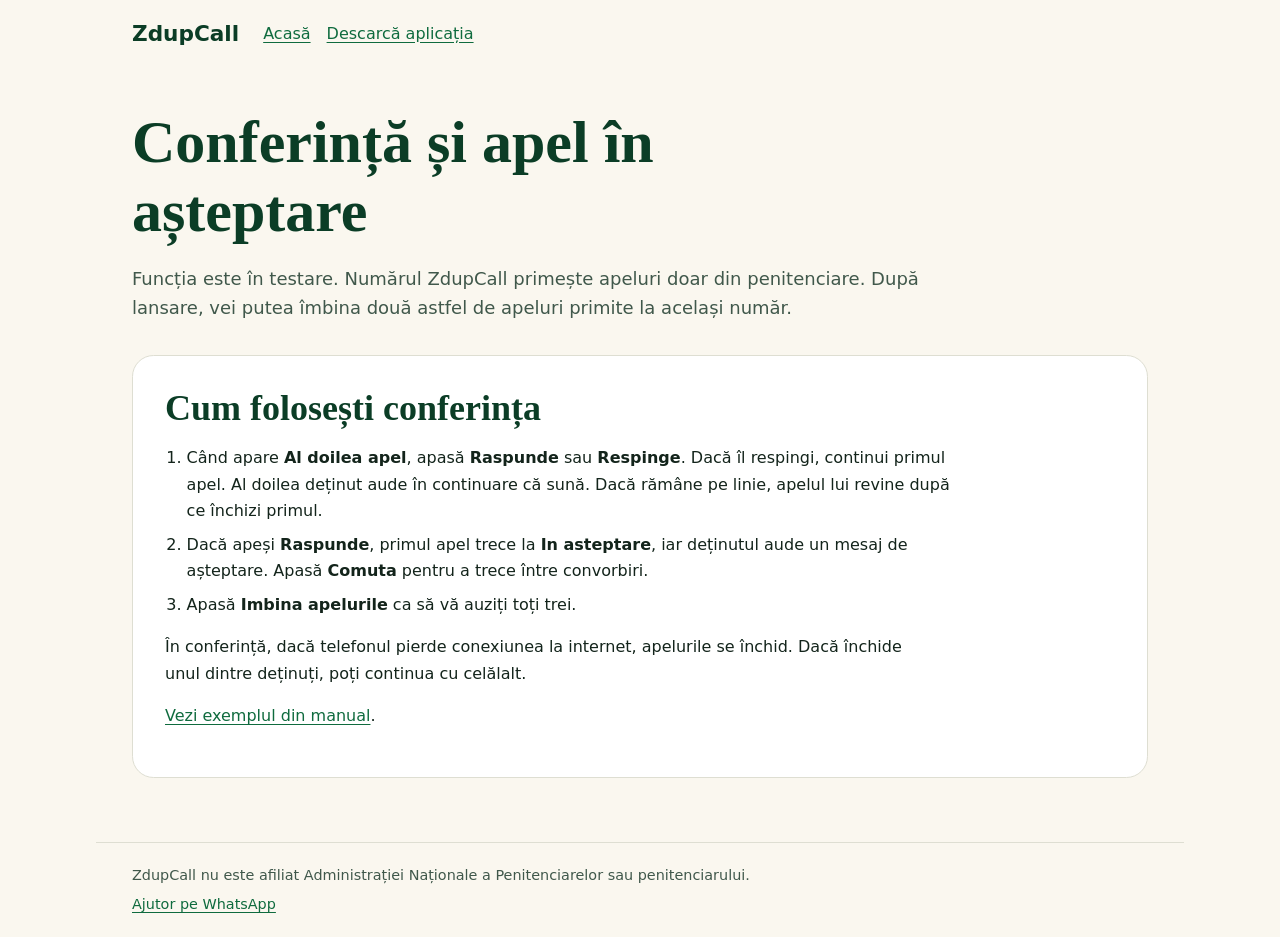
<file: conferinta/index.html>
<!doctype html>
<html lang="ro">
<head>
<meta charset="utf-8">
<meta name="viewport" content="width=device-width, initial-scale=1">
<title>Conferință și apel în așteptare | ZdupCall</title>
<meta name="description" content="Vezi cum pui un apel în așteptare și îmbini două apeluri primite la același număr ZdupCall.">
<link rel="canonical" href="https://zdupcall.ro/conferinta/">
<meta property="og:type" content="website">
<meta property="og:title" content="Conferință și apel în așteptare | ZdupCall">
<meta property="og:description" content="Vezi cum pui un apel în așteptare și îmbini două apeluri primite la același număr ZdupCall.">
<meta property="og:url" content="https://zdupcall.ro/conferinta/">
<link rel="icon" href="/favicon.svg" type="image/svg+xml">
<link rel="stylesheet" href="/assets/ghid-instalare.css">

</head>
<body>
<header><a href="/">ZdupCall</a><nav aria-label="Navigare"><a href="/">Acasă</a><a href="/descarca/">Descarcă aplicația</a></nav></header>
<main><div class="hero"><h1>Conferință și apel în așteptare</h1><p>Funcția este în testare. Numărul ZdupCall primește apeluri doar din penitenciare. După lansare, vei putea îmbina două astfel de apeluri primite la același număr.</p></div><section class="card"><h2>Cum folosești conferința</h2><ol><li>Când apare <strong>Al doilea apel</strong>, apasă <strong>Raspunde</strong> sau <strong>Respinge</strong>. Dacă îl respingi, continui primul apel. Al doilea deținut aude în continuare că sună. Dacă rămâne pe linie, apelul lui revine după ce închizi primul.</li><li>Dacă apeși <strong>Raspunde</strong>, primul apel trece la <strong>In asteptare</strong>, iar deținutul aude un mesaj de așteptare. Apasă <strong>Comuta</strong> pentru a trece între convorbiri.</li><li>Apasă <strong>Imbina apelurile</strong> ca să vă auziți toți trei.</li></ol><p>În conferință, dacă telefonul pierde conexiunea la internet, apelurile se închid. Dacă închide unul dintre deținuți, poți continua cu celălalt.</p><p><a href="/manual/#conferinta">Vezi exemplul din manual</a>.</p></section></main>
<footer><p>ZdupCall nu este afiliat Administrației Naționale a Penitenciarelor sau penitenciarului.</p><p><a href="https://wa.me/40774020797">Ajutor pe WhatsApp</a></p></footer>
</body>
</html>
</file>
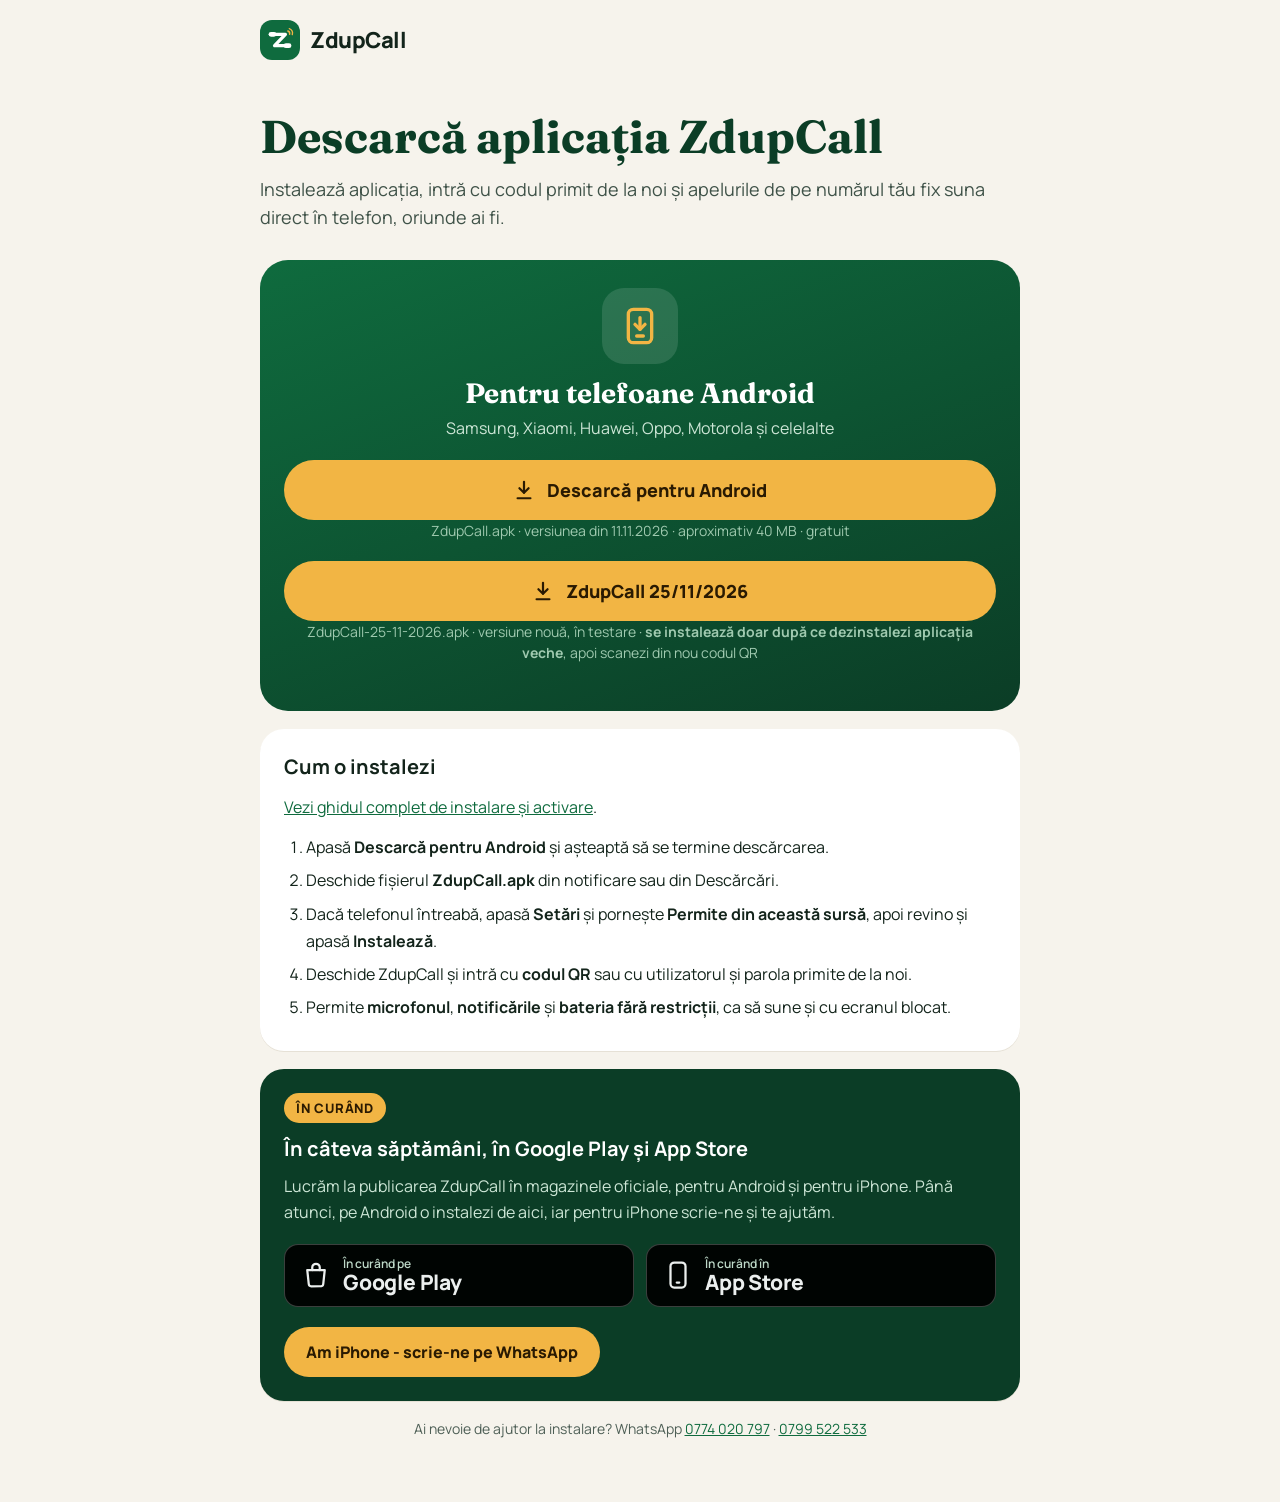
<file: descarca/index.html>
<!doctype html>
<html lang="ro">
<head>
<meta charset="utf-8">
<meta name="viewport" content="width=device-width, initial-scale=1">
<title>Descarcă ZdupCall</title>
<meta name="description" content="Descarcă aplicația ZdupCall pentru Android. Primești apelurile pe numărul tău fix, oriunde ai fi.">
<link rel="canonical" href="https://zdupcall.ro/descarca/">
<meta name="robots" content="index, follow">
<link rel="icon" href="/favicon.ico" sizes="32x32">
<link rel="icon" href="/favicon.svg" type="image/svg+xml">
<link rel="apple-touch-icon" href="/apple-touch-icon.png">
<link rel="manifest" href="/site.webmanifest">
<meta name="theme-color" content="#0F6B3E">
<meta property="og:type" content="website">
<meta property="og:site_name" content="ZdupCall">
<meta property="og:locale" content="ro_RO">
<meta property="og:url" content="https://zdupcall.ro/descarca/">
<meta property="og:title" content="Descarcă aplicația ZdupCall">
<meta property="og:description" content="Descarcă aplicația ZdupCall pentru Android. Primești apelurile pe numărul tău fix, oriunde ai fi.">
<meta property="og:image" content="https://zdupcall.ro/og-image.jpg">
<meta property="og:image:width" content="1200">
<meta property="og:image:height" content="630">
<meta property="og:image:alt" content="ZdupCall - număr fix pe mobil pentru persoanele dragi">
<meta name="twitter:card" content="summary_large_image">
<meta name="twitter:title" content="Descarcă aplicația ZdupCall">
<meta name="twitter:description" content="Descarcă aplicația ZdupCall pentru Android. Primești apelurile pe numărul tău fix, oriunde ai fi.">
<meta name="twitter:image" content="https://zdupcall.ro/og-image.jpg">
<link rel="preconnect" href="https://fonts.googleapis.com">
<link rel="stylesheet" href="https://fonts.googleapis.com/css2?family=Fraunces:opsz,wght@9..144,600;9..144,700&amp;family=Manrope:wght@400;500;600;700;800&amp;display=swap">
<style>
body{margin:0;background:#F6F3EC;font-family:'Manrope',system-ui,sans-serif;color:#13241B}
a{color:#0F6B3E}
.wrap{max-width:760px;margin:0 auto;padding:8px 20px 64px}
h1{font-family:'Fraunces',Georgia,serif;font-size:clamp(32px,6vw,46px);line-height:1.1;margin:24px 0 12px;color:#0B3D26}
.lead{font-size:18px;line-height:1.6;color:#3F5248;margin:0 0 28px}
.card{background:#fff;border-radius:24px;padding:24px;margin-bottom:18px;box-shadow:0 1px 0 #E6E1D6}
.dl{display:flex;align-items:center;justify-content:center;gap:12px;width:100%;box-sizing:border-box;background:#0F6B3E;color:#fff!important;text-decoration:none;font-weight:800;font-size:18px;padding:18px 16px;border-radius:999px;min-height:60px;white-space:nowrap}
.dl:hover{background:#0B3D26}
.meta{font-size:14px;color:#4E5F56;text-align:center;margin:10px 0 0}
ol{margin:0;padding-left:22px;line-height:1.7;font-size:16px}
ol li{margin:6px 0}
h2{font-size:20px;margin:0 0 12px}
.soon{background:#0B3D26;color:#fff}
.soon p{color:#CDE6D6;margin:0 0 18px;line-height:1.6}
.tag{display:inline-block;background:#F2B544;color:#2A1A02;font-weight:800;font-size:13px;letter-spacing:.06em;text-transform:uppercase;padding:6px 12px;border-radius:999px}
.stores{display:flex;flex-wrap:wrap;gap:12px;margin:0 0 20px}
.store{flex:1 1 200px;display:flex;align-items:center;gap:12px;background:#000;color:#fff;border:1px solid rgba(255,255,255,.25);border-radius:14px;padding:12px 16px;opacity:.92}
.store span{display:flex;flex-direction:column;line-height:1.15}
.store small{font-size:12px;color:#CDE6D6;font-weight:600}
.store b{font-size:21px;font-weight:800;letter-spacing:-.01em}
.hero-dl{background:linear-gradient(160deg,#0F6B3E,#0B3D26);color:#fff;border-radius:28px;padding:28px 24px;margin-bottom:18px;text-align:center}
.hero-dl h2{font-family:'Fraunces',Georgia,serif;font-size:28px;margin:12px 0 6px}
.hero-dl p{color:#CDE6D6;margin:0 0 20px;line-height:1.5}
.droid{width:76px;height:76px;margin:0 auto;border-radius:22px;background:rgba(255,255,255,.12);display:grid;place-items:center}
.hero-dl .dl{background:#F2B544;color:#2A1A02!important}
.hero-dl .dl:hover{background:#F5C566}
.hero-dl .meta{color:#9FC9AF}
.wa{display:inline-flex;align-items:center;gap:8px;background:#F2B544;color:#2A1A02!important;text-decoration:none;font-weight:800;padding:14px 22px;border-radius:999px}
header{max-width:760px;margin:0 auto;padding:20px}
</style>
</head>
<body>
<header>
<a href="/" style="display: flex; align-items: center; gap: 10px; text-decoration: none; color: #13241B">
<span style="width: 40px; height: 40px; border-radius: 12px; background: #0F6B3E; display: flex; align-items: center; justify-content: center">
<svg width="30" height="30" viewBox="0 0 100 100" aria-hidden="true"><path d="M30 31 H68 L32 69 H70" fill="none" stroke="#FFFFFF" stroke-width="11" stroke-linecap="round" stroke-linejoin="round"></path><rect x="12" y="23" width="26" height="16" rx="8" fill="#FFFFFF"></rect><rect x="62" y="61" width="26" height="16" rx="8" fill="#FFFFFF"></rect><path d="M76 20 A9 9 0 0 1 82 31" fill="none" stroke="#F2B544" stroke-width="4.5" stroke-linecap="round"></path><path d="M81 12 A17 17 0 0 1 91 32" fill="none" stroke="#F2B544" stroke-width="4.5" stroke-linecap="round"></path></svg>
</span>
<span style="font-weight: 800; font-size: 22px; letter-spacing: -0.02em">ZdupCall</span>
</a>
</header>
<main class="wrap">
  <h1>Descarcă aplicația ZdupCall</h1>
  <p class="lead">Instalează aplicația, intră cu codul primit de la noi și apelurile de pe numărul tău fix suna direct în telefon, oriunde ai fi.</p>

  <div class="hero-dl">
    <div class="droid"><svg width="40" height="40" viewBox="0 0 24 24" fill="none" stroke="#F2B544" stroke-width="2" stroke-linecap="round" stroke-linejoin="round" aria-hidden="true"><rect x="5" y="2" width="14" height="20" rx="3"/><path d="M12 7v7"/><path d="M9 11l3 3 3-3"/><path d="M10 18h4"/></svg></div>
    <h2>Pentru telefoane Android</h2>
    <p>Samsung, Xiaomi, Huawei, Oppo, Motorola și celelalte</p>
    <a class="dl" href="/descarca/ZdupCall.apk" download>
      <svg width="22" height="22" viewBox="0 0 24 24" fill="none" stroke="currentColor" stroke-width="2.4" stroke-linecap="round" stroke-linejoin="round" aria-hidden="true"><path d="M12 3v12"/><path d="M7 10l5 5 5-5"/><path d="M5 21h14"/></svg>
      Descarcă pentru Android
    </a>
    <p class="meta">ZdupCall.apk · versiunea din 11.11.2026 · aproximativ 40 MB · gratuit</p>
    <a class="dl" href="/descarca/ZdupCall-25-11-2026.apk" download style="margin-top:14px">
      <svg width="22" height="22" viewBox="0 0 24 24" fill="none" stroke="currentColor" stroke-width="2.4" stroke-linecap="round" stroke-linejoin="round" aria-hidden="true"><path d="M12 3v12"/><path d="M7 10l5 5 5-5"/><path d="M5 21h14"/></svg>
      ZdupCall 25/11/2026
    </a>
    <p class="meta">ZdupCall-25-11-2026.apk · versiune nouă, în testare · <b>se instalează doar după ce dezinstalezi aplicația veche</b>, apoi scanezi din nou codul QR</p>
  </div>

  <div class="card">
    <h2>Cum o instalezi</h2>
    <p><a href="/ghid-instalare/">Vezi ghidul complet de instalare și activare</a>.</p>
    <ol>
      <li>Apasă <b>Descarcă pentru Android</b> și așteaptă să se termine descărcarea.</li>
      <li>Deschide fișierul <b>ZdupCall.apk</b> din notificare sau din Descărcări.</li>
      <li>Dacă telefonul întreabă, apasă <b>Setări</b> și pornește <b>Permite din această sursă</b>, apoi revino și apasă <b>Instalează</b>.</li>
      <li>Deschide ZdupCall și intră cu <b>codul QR</b> sau cu utilizatorul și parola primite de la noi.</li>
      <li>Permite <b>microfonul</b>, <b>notificările</b> și <b>bateria fără restricții</b>, ca să sune și cu ecranul blocat.</li>
    </ol>
  </div>

  <div class="card soon">
    <span class="tag">În curând</span>
    <h2 style="margin-top:12px">În câteva săptămâni, în Google Play și App Store</h2>
    <p>Lucrăm la publicarea ZdupCall în magazinele oficiale, pentru Android și pentru iPhone. Până atunci, pe Android o instalezi de aici, iar pentru iPhone scrie-ne și te ajutăm.</p>
    <div class="stores">
      <div class="store">
        <svg width="30" height="30" viewBox="0 0 24 24" fill="none" stroke="currentColor" stroke-width="1.8" stroke-linecap="round" stroke-linejoin="round" aria-hidden="true"><path d="M5 8h14l-1.2 11.2A2 2 0 0 1 15.8 21H8.2a2 2 0 0 1-2-1.8z"/><path d="M9 8V6a3 3 0 0 1 6 0v2"/></svg>
        <span><small>În curând pe</small><b>Google Play</b></span>
      </div>
      <div class="store">
        <svg width="30" height="30" viewBox="0 0 24 24" fill="none" stroke="currentColor" stroke-width="1.8" stroke-linecap="round" stroke-linejoin="round" aria-hidden="true"><rect x="6" y="2" width="12" height="20" rx="3"/><path d="M11 18h2"/></svg>
        <span><small>În curând în</small><b>App Store</b></span>
      </div>
    </div>
    <a class="wa" href="https://wa.me/40774020797">Am iPhone - scrie-ne pe WhatsApp</a>
  </div>

  <p class="meta">Ai nevoie de ajutor la instalare? WhatsApp <a href="https://wa.me/40774020797">0774 020 797</a> · <a href="https://wa.me/40799522533">0799 522 533</a></p>
</main>
</body>
</html>
</file>
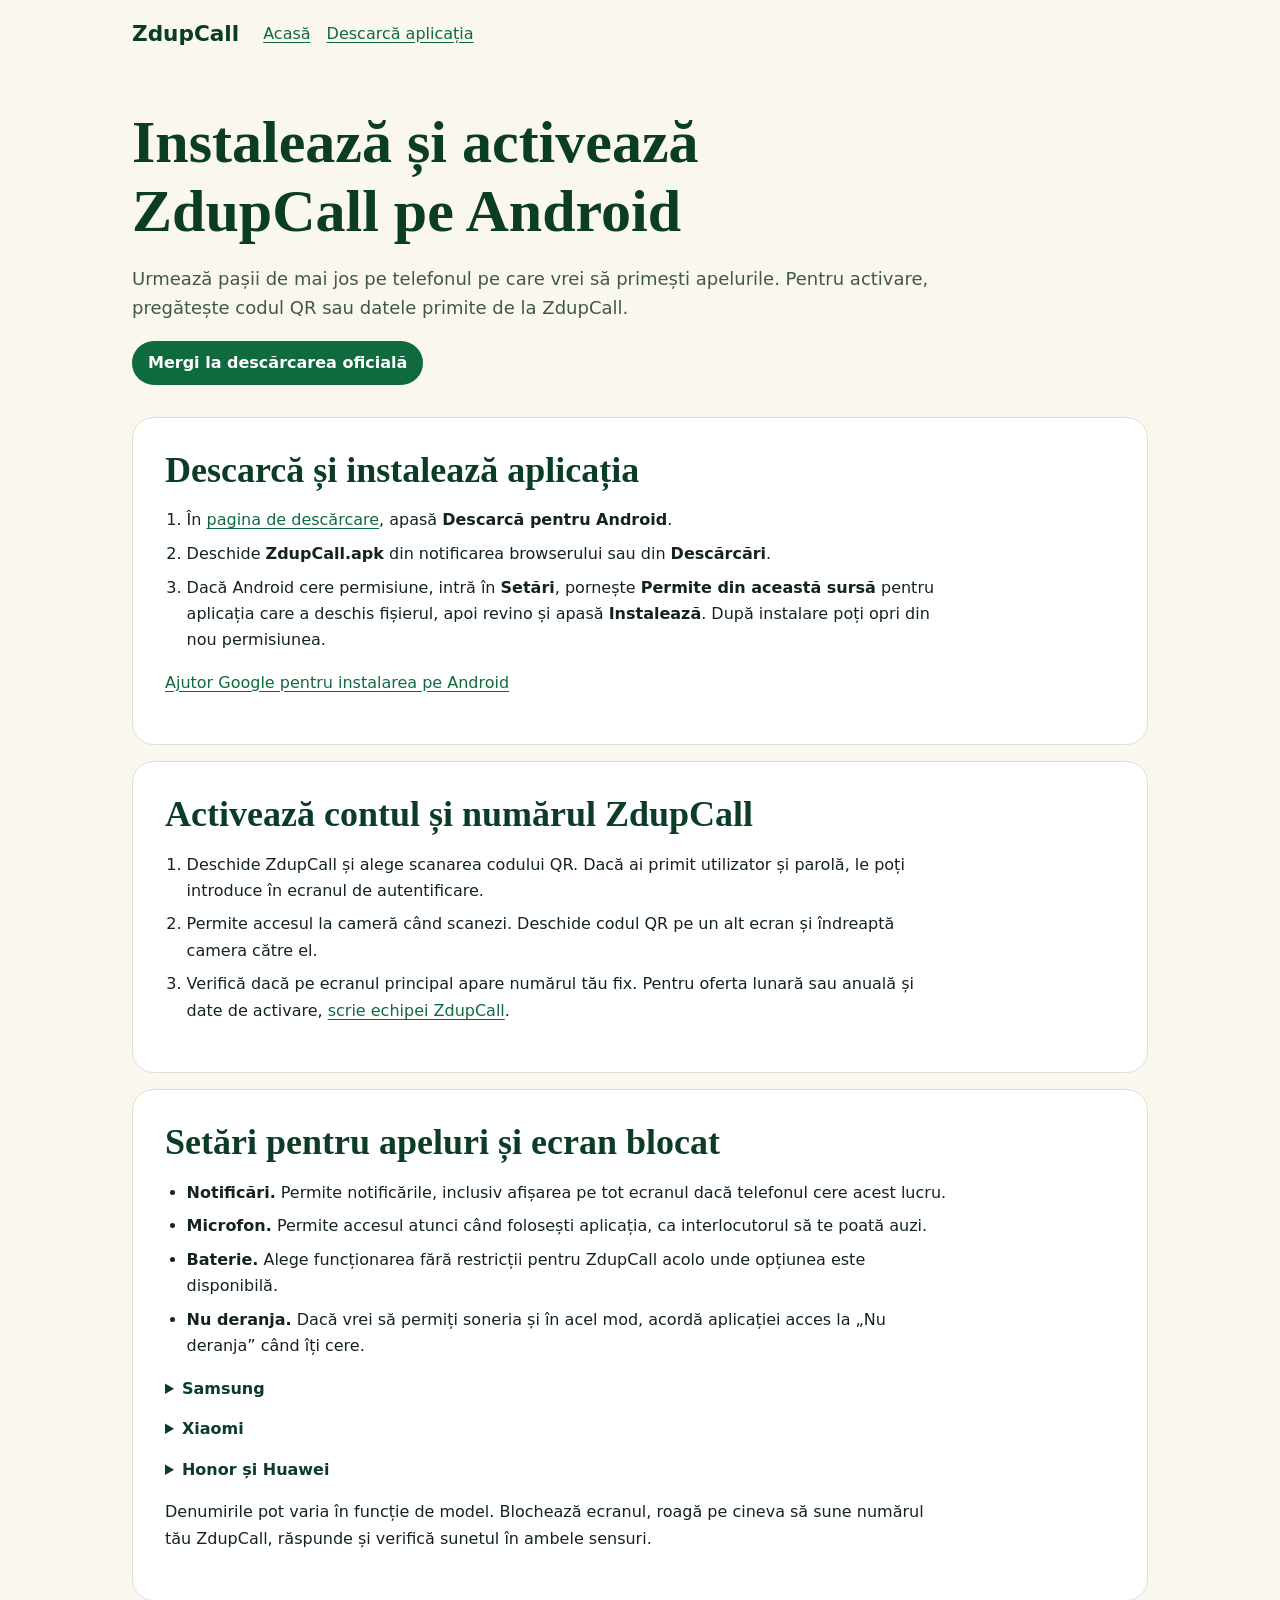
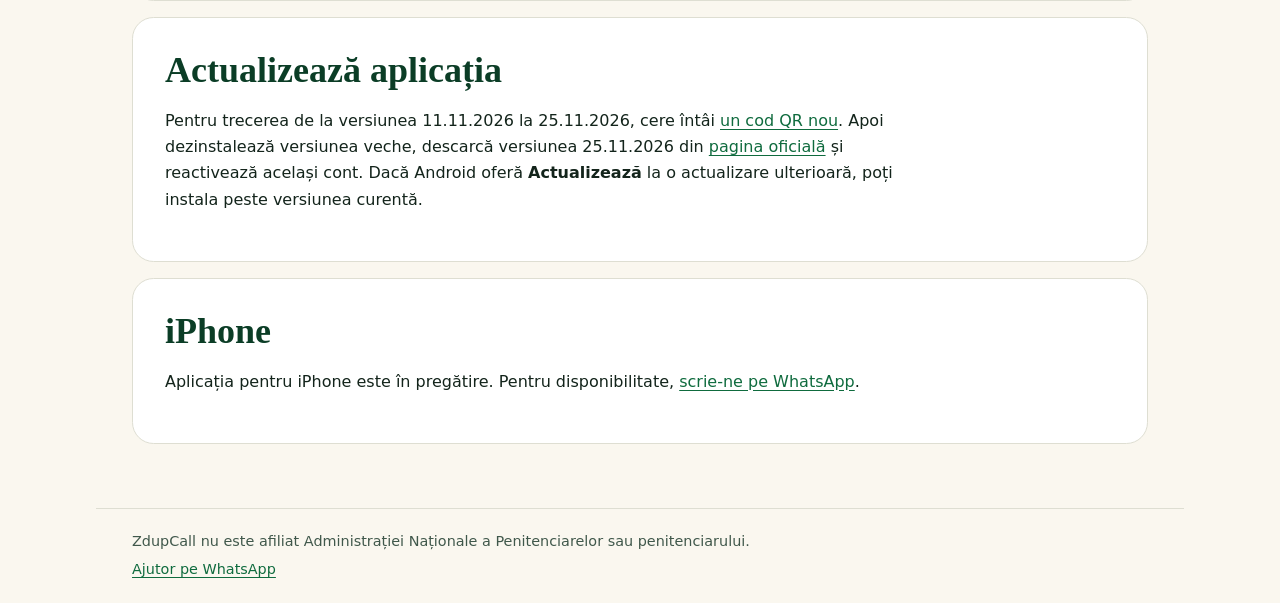
<file: ghid-instalare/index.html>
<!doctype html>
<html lang="ro">
<head>
<meta charset="utf-8">
<meta name="viewport" content="width=device-width, initial-scale=1">
<title>Cum instalezi și activezi ZdupCall pe Android | Ghid de instalare</title>
<meta name="description" content="Descarcă APK-ul ZdupCall, instalează-l pe Android, activează numărul cu un cod QR și verifică dacă aplicația sună cu ecranul blocat.">
<link rel="canonical" href="https://zdupcall.ro/ghid-instalare/">
<meta property="og:type" content="website">
<meta property="og:title" content="Cum instalezi și activezi ZdupCall pe Android | Ghid de instalare">
<meta property="og:description" content="Descarcă APK-ul ZdupCall, instalează-l pe Android, activează numărul cu un cod QR și verifică dacă aplicația sună cu ecranul blocat.">
<meta property="og:url" content="https://zdupcall.ro/ghid-instalare/">
<link rel="icon" href="/favicon.svg" type="image/svg+xml">
<link rel="stylesheet" href="/assets/ghid-instalare.css">

</head>
<body>
<header><a href="/">ZdupCall</a><nav aria-label="Navigare"><a href="/">Acasă</a><a href="/descarca/">Descarcă aplicația</a></nav></header>
<main><div class="hero"><h1>Instalează și activează ZdupCall pe Android</h1><p>Urmează pașii de mai jos pe telefonul pe care vrei să primești apelurile. Pentru activare, pregătește codul QR sau datele primite de la ZdupCall.</p><a class="button" href="/descarca/">Mergi la descărcarea oficială</a></div>
<section class="card" id="instalare"><h2>Descarcă și instalează aplicația</h2><ol><li>În <a href="/descarca/">pagina de descărcare</a>, apasă <strong>Descarcă pentru Android</strong>.</li><li>Deschide <strong>ZdupCall.apk</strong> din notificarea browserului sau din <strong>Descărcări</strong>.</li><li>Dacă Android cere permisiune, intră în <strong>Setări</strong>, pornește <strong>Permite din această sursă</strong> pentru aplicația care a deschis fișierul, apoi revino și apasă <strong>Instalează</strong>. După instalare poți opri din nou permisiunea.</li></ol><p><a href="https://support.google.com/pixelphone/answer/7391672">Ajutor Google pentru instalarea pe Android</a></p></section>
<section class="card" id="activare"><h2>Activează contul și numărul ZdupCall</h2><ol><li>Deschide ZdupCall și alege scanarea codului QR. Dacă ai primit utilizator și parolă, le poți introduce în ecranul de autentificare.</li><li>Permite accesul la cameră când scanezi. Deschide codul QR pe un alt ecran și îndreaptă camera către el.</li><li>Verifică dacă pe ecranul principal apare numărul tău fix. Pentru oferta lunară sau anuală și date de activare, <a href="https://wa.me/40774020797">scrie echipei ZdupCall</a>.</li></ol></section>
<section class="card" id="permisiuni"><h2>Setări pentru apeluri și ecran blocat</h2><ul><li><strong>Notificări.</strong> Permite notificările, inclusiv afișarea pe tot ecranul dacă telefonul cere acest lucru.</li><li><strong>Microfon.</strong> Permite accesul atunci când folosești aplicația, ca interlocutorul să te poată auzi.</li><li><strong>Baterie.</strong> Alege funcționarea fără restricții pentru ZdupCall acolo unde opțiunea este disponibilă.</li><li><strong>Nu deranja.</strong> Dacă vrei să permiți soneria și în acel mod, acordă aplicației acces la „Nu deranja” când îți cere.</li></ul>
<details><summary>Samsung</summary><p>Caută în Setări „Limite utilizare în fundal” și adaugă ZdupCall la aplicațiile care nu intră în repaus. <a href="https://www.samsung.com/us/support/answer/ANS10002534/">Ghidul Samsung pentru aplicații în fundal</a></p></details>
<details><summary>Xiaomi</summary><p>Caută „Pornire automată” în Setări și permite pornirea în fundal pentru ZdupCall, dacă opțiunea există pe telefonul tău.</p></details>
<details><summary>Honor și Huawei</summary><p>Caută „Lansare aplicații”. Dacă ZdupCall este gestionat automat și apelurile întârzie, selectează gestionarea manuală și permite rularea în fundal pentru ZdupCall.</p></details>
<p>Denumirile pot varia în funcție de model. Blochează ecranul, roagă pe cineva să sune numărul tău ZdupCall, răspunde și verifică sunetul în ambele sensuri.</p></section>
<section class="card" id="actualizare"><h2>Actualizează aplicația</h2><p>Pentru trecerea de la versiunea 11.11.2026 la 25.11.2026, cere întâi <a href="https://wa.me/40774020797">un cod QR nou</a>. Apoi dezinstalează versiunea veche, descarcă versiunea 25.11.2026 din <a href="/descarca/">pagina oficială</a> și reactivează același cont. Dacă Android oferă <strong>Actualizează</strong> la o actualizare ulterioară, poți instala peste versiunea curentă.</p></section>
<section class="card"><h2>iPhone</h2><p>Aplicația pentru iPhone este în pregătire. Pentru disponibilitate, <a href="https://wa.me/40774020797">scrie-ne pe WhatsApp</a>.</p></section></main>
<footer><p>ZdupCall nu este afiliat Administrației Naționale a Penitenciarelor sau penitenciarului.</p><p><a href="https://wa.me/40774020797">Ajutor pe WhatsApp</a></p></footer>
</body>
</html>
</file>
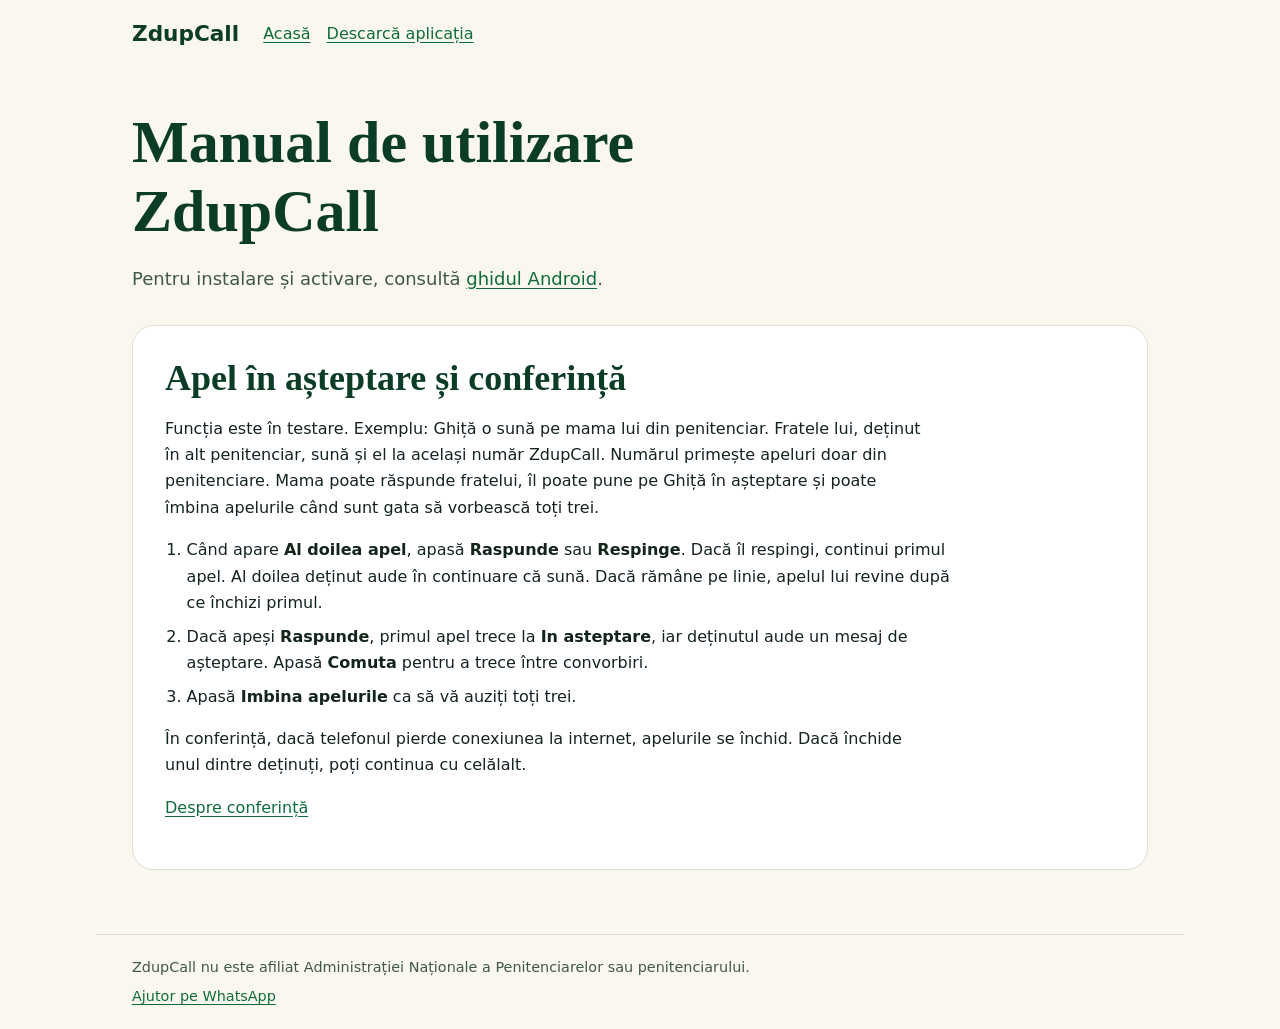
<file: manual/index.html>
<!doctype html>
<html lang="ro">
<head>
<meta charset="utf-8">
<meta name="viewport" content="width=device-width, initial-scale=1">
<title>Manual de utilizare ZdupCall | Conferință</title>
<meta name="description" content="Exemplu pas cu pas pentru apelul în așteptare și conferință în aplicația ZdupCall.">
<link rel="canonical" href="https://zdupcall.ro/manual/">
<meta property="og:type" content="website">
<meta property="og:title" content="Manual de utilizare ZdupCall | Conferință">
<meta property="og:description" content="Exemplu pas cu pas pentru apelul în așteptare și conferință în aplicația ZdupCall.">
<meta property="og:url" content="https://zdupcall.ro/manual/">
<link rel="icon" href="/favicon.svg" type="image/svg+xml">
<link rel="stylesheet" href="/assets/ghid-instalare.css">

</head>
<body>
<header><a href="/">ZdupCall</a><nav aria-label="Navigare"><a href="/">Acasă</a><a href="/descarca/">Descarcă aplicația</a></nav></header>
<main><div class="hero"><h1>Manual de utilizare ZdupCall</h1><p>Pentru instalare și activare, consultă <a href="/ghid-instalare/">ghidul Android</a>.</p></div><section class="card" id="conferinta"><h2>Apel în așteptare și conferință</h2><p>Funcția este în testare. Exemplu: Ghiță o sună pe mama lui din penitenciar. Fratele lui, deținut în alt penitenciar, sună și el la același număr ZdupCall. Numărul primește apeluri doar din penitenciare. Mama poate răspunde fratelui, îl poate pune pe Ghiță în așteptare și poate îmbina apelurile când sunt gata să vorbească toți trei.</p><ol><li>Când apare <strong>Al doilea apel</strong>, apasă <strong>Raspunde</strong> sau <strong>Respinge</strong>. Dacă îl respingi, continui primul apel. Al doilea deținut aude în continuare că sună. Dacă rămâne pe linie, apelul lui revine după ce închizi primul.</li><li>Dacă apeși <strong>Raspunde</strong>, primul apel trece la <strong>In asteptare</strong>, iar deținutul aude un mesaj de așteptare. Apasă <strong>Comuta</strong> pentru a trece între convorbiri.</li><li>Apasă <strong>Imbina apelurile</strong> ca să vă auziți toți trei.</li></ol><p>În conferință, dacă telefonul pierde conexiunea la internet, apelurile se închid. Dacă închide unul dintre deținuți, poți continua cu celălalt.</p><p><a href="/conferinta/">Despre conferință</a></p></section></main>
<footer><p>ZdupCall nu este afiliat Administrației Naționale a Penitenciarelor sau penitenciarului.</p><p><a href="https://wa.me/40774020797">Ajutor pe WhatsApp</a></p></footer>
</body>
</html>
</file>
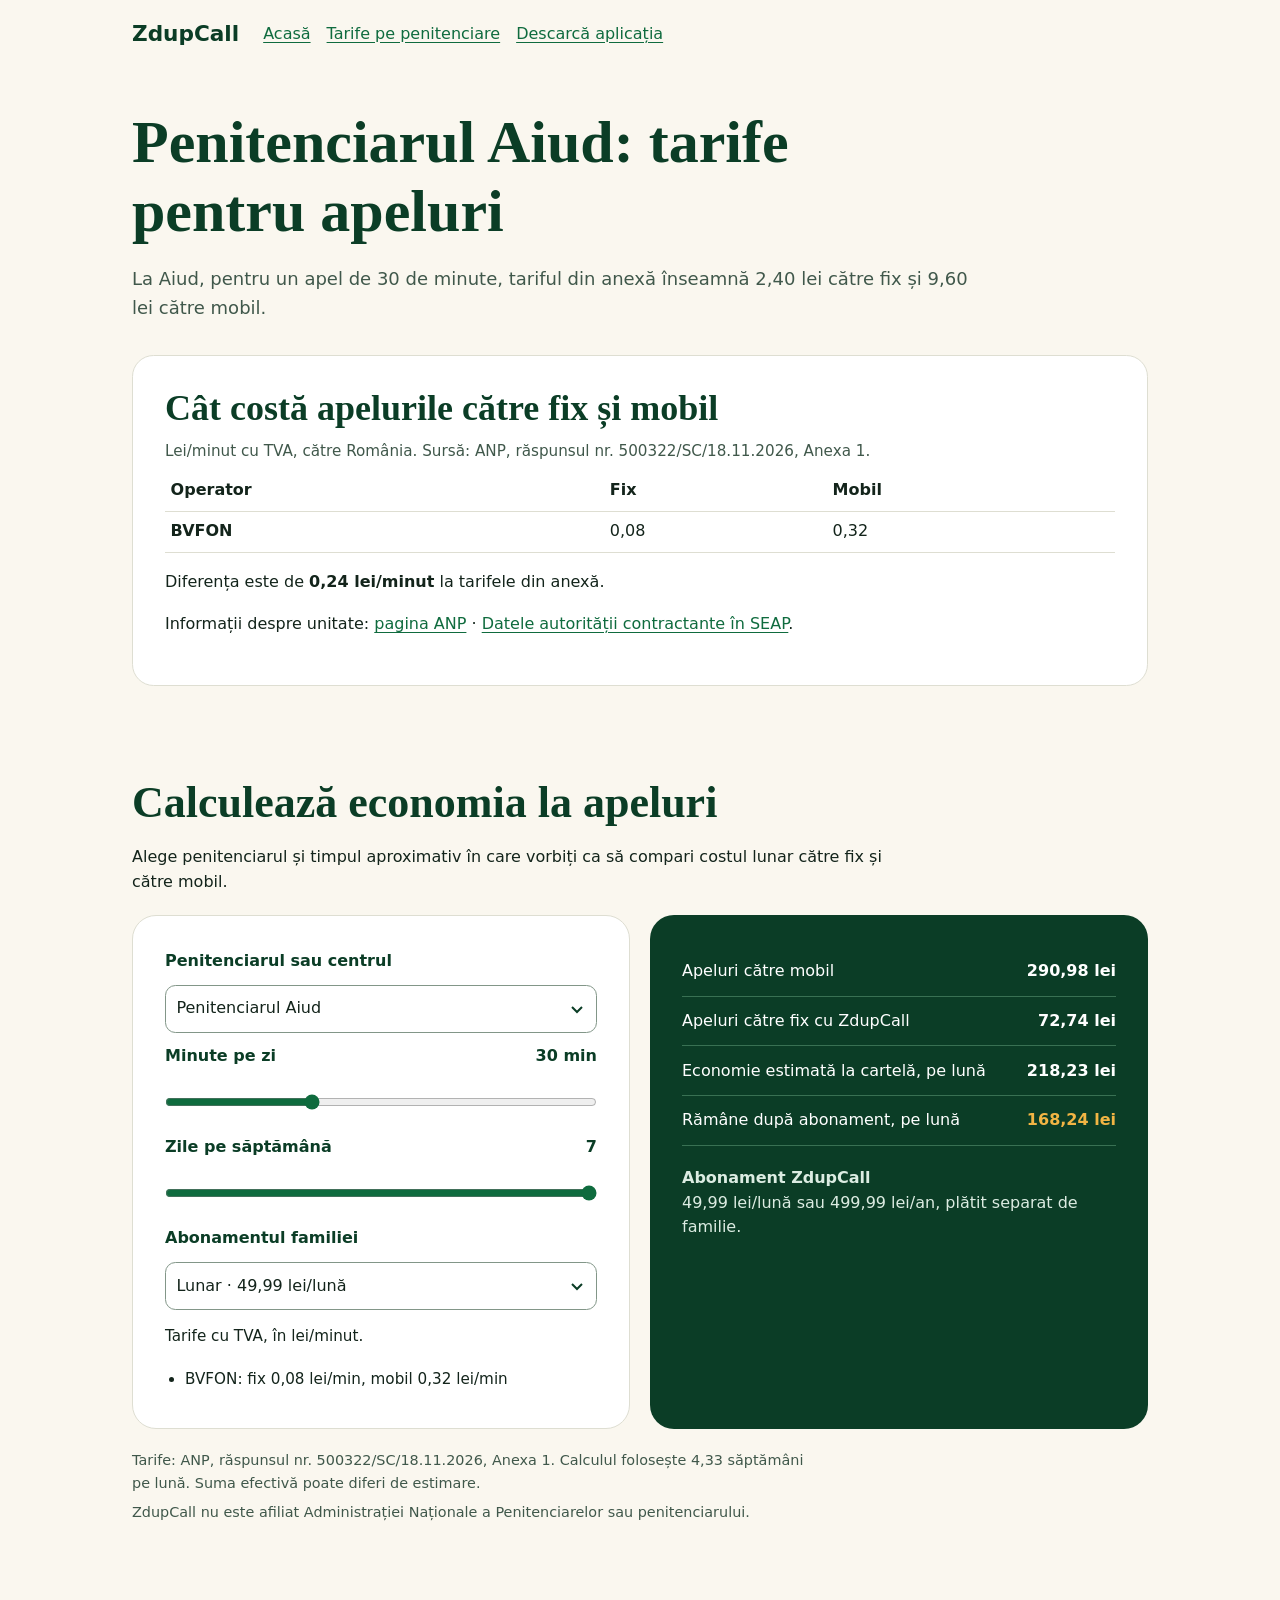
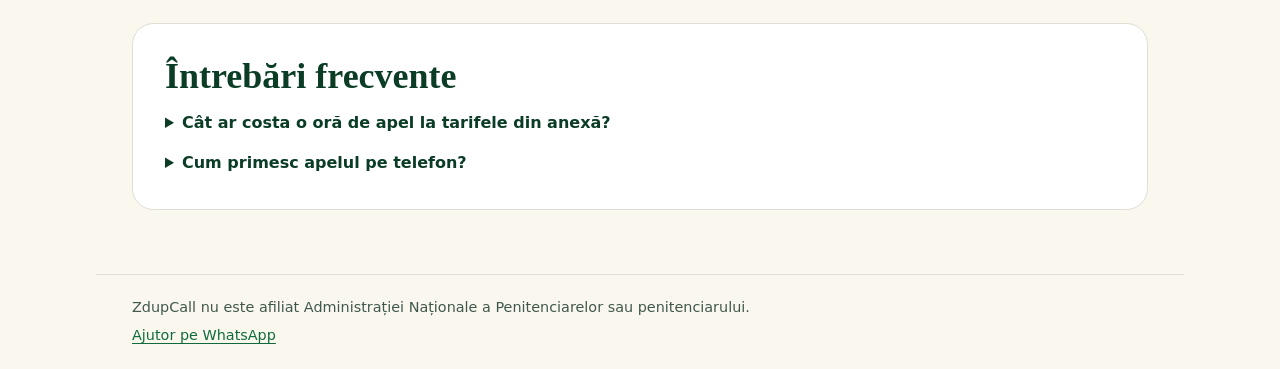
<file: penitenciar-aiud/index.html>
<!doctype html>
<html lang="ro">
<head>
<meta charset="utf-8">
<meta name="viewport" content="width=device-width, initial-scale=1">
<title>Tarife apeluri la Penitenciarul Aiud | ZdupCall</title>
<meta name="description" content="Verifică tarifele către fix și mobil la Penitenciarul Aiud, sursa ANP și cât ai putea economisi folosind calculatorul ZdupCall.">
<link rel="canonical" href="https://zdupcall.ro/penitenciar-aiud/">
<meta property="og:type" content="website">
<meta property="og:title" content="Tarife apeluri la Penitenciarul Aiud | ZdupCall">
<meta property="og:description" content="Verifică tarifele către fix și mobil la Penitenciarul Aiud, sursa ANP și cât ai putea economisi folosind calculatorul ZdupCall.">
<meta property="og:url" content="https://zdupcall.ro/penitenciar-aiud/">
<link rel="icon" href="/favicon.svg" type="image/svg+xml">
<link rel="stylesheet" href="/assets/ghiduri.css">
<link rel="stylesheet" href="/assets/calculator.css">
<script src="/assets/calculator.js" defer></script>
</head>
<body>
<header><a href="/">ZdupCall</a><nav aria-label="Navigare"><a href="/">Acasă</a><a href="/telefonia-in-penitenciare/">Tarife pe penitenciare</a><a href="/descarca/">Descarcă aplicația</a></nav></header>
<main><div class="hero"><h1>Penitenciarul Aiud: tarife pentru apeluri</h1><p>La Aiud, pentru un apel de 30 de minute, tariful din anexă înseamnă 2,40 lei către fix și 9,60 lei către mobil.</p></div>
<section class="card"><h2>Cât costă apelurile către fix și mobil</h2>
<table><caption>Lei/minut cu TVA, către România. Sursă: ANP, răspunsul nr. 500322/SC/18.11.2026, Anexa 1.</caption><thead><tr><th scope="col">Operator</th><th scope="col">Fix</th><th scope="col">Mobil</th></tr></thead><tbody><tr><th scope="row">BVFON</th><td>0,08</td><td>0,32</td></tr></tbody></table>
<p>Diferența este de <strong>0,24 lei/minut</strong> la tarifele din anexă.</p><p>Informații despre unitate: <a href="https://anp.gov.ro/penitenciarul-aiud/">pagina ANP</a> · <a href="https://e-licitatie.ro/pub/notices/c-notice/v2/view/100208412">Datele autorității contractante în SEAP</a>.</p></section>
<section id="calculator" class="zdup-calculator" data-calculator data-penitenciar="aiud">
  <h2>Calculează economia la apeluri</h2>
  <p>Alege penitenciarul și timpul aproximativ în care vorbiți ca să compari costul lunar către fix și către mobil.</p>
  <div class="calc-grid">
    <div class="calc-inputs">
      <label for="calc-unit">Penitenciarul sau centrul</label>
      <select id="calc-unit" disabled><option value="">Alege unitatea</option></select>
      <label for="calc-min">Minute pe zi <output id="calc-min-out" for="calc-min">30 min</output></label>
      <input id="calc-min" type="range" min="0" max="90" value="30" disabled>
      <label for="calc-days">Zile pe săptămână <output id="calc-days-out" for="calc-days">7</output></label>
      <input id="calc-days" type="range" min="1" max="7" value="7" disabled>
      <label for="calc-plan-select">Abonamentul familiei</label>
      <select id="calc-plan-select" disabled><option value="luna">Lunar · 49,99 lei/lună</option><option value="an">Anual · 499,99 lei/an</option></select>
      <p id="calc-status" role="status">Se încarcă tarifele…</p>
      <noscript><p>Activează JavaScript pentru a folosi calculatorul.</p></noscript>
      <ul id="calc-operators" hidden></ul>
    </div>
    <div class="calc-result">
      <dl aria-live="polite">
        <div><dt>Apeluri către mobil</dt><dd id="calc-mobile">—</dd></div>
        <div><dt>Apeluri către fix cu ZdupCall</dt><dd id="calc-fixed">—</dd></div>
        <div><dt>Economie estimată la cartelă, pe lună</dt><dd id="calc-saved">—</dd></div>
        <div><dt>Rămâne după abonament, pe lună</dt><dd id="calc-net">—</dd></div>
      </dl>
      <p id="calc-net-note" aria-live="polite" hidden>La atât de puține minute abonamentul nu se scoate încă.</p>
      <p class="calc-plan"><strong>Abonament ZdupCall</strong><br>49,99 lei/lună sau 499,99 lei/an, plătit separat de familie.</p>
    </div>
  </div>
  <p class="calc-note">Tarife: ANP, răspunsul nr. 500322/SC/18.11.2026, Anexa 1. Calculul folosește 4,33 săptămâni pe lună. Suma efectivă poate diferi de estimare.</p>
  <p class="calc-note">ZdupCall nu este afiliat Administrației Naționale a Penitenciarelor sau penitenciarului.</p>
</section>
<section class="card"><h2>Întrebări frecvente</h2><details><summary>Cât ar costa o oră de apel la tarifele din anexă?</summary><p>Pentru 60 de minute taxate, estimarea este 4,80 lei către fix și 19,20 lei către mobil. Abonamentul ZdupCall se plătește separat.</p></details>
<details><summary>Cum primesc apelul pe telefon?</summary><p>Personalul unității îți poate confirma condițiile pentru numerele apelate. ZdupCall furnizează un număr fix 021 pe care primești apelurile în aplicația Android. Poți alege pachetul de 49,99 lei/lună sau 499,99 lei/an.</p><p><a href="/descarca/">Descarcă aplicația ZdupCall</a></p></details></section></main>
<footer><p>ZdupCall nu este afiliat Administrației Naționale a Penitenciarelor sau penitenciarului.</p><p><a href="https://wa.me/40774020797">Ajutor pe WhatsApp</a></p></footer>
</body>
</html>
</file>
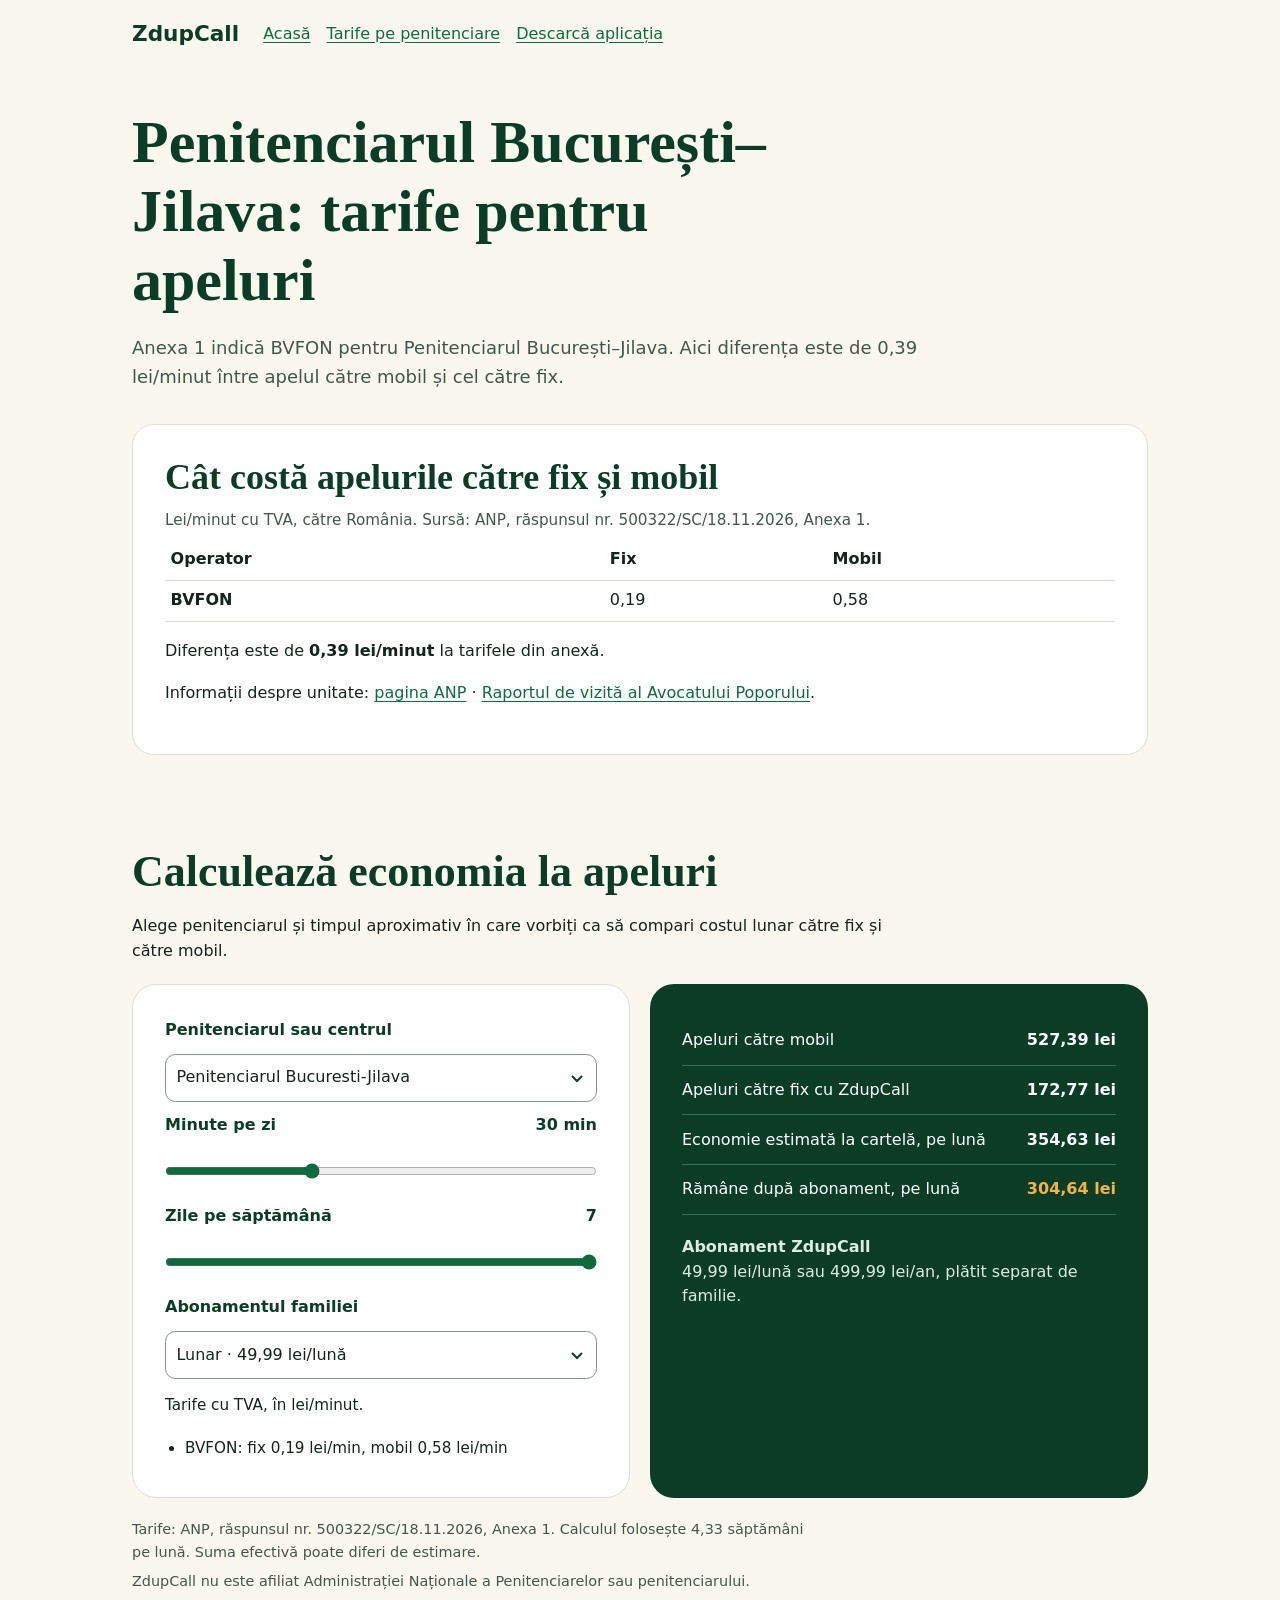
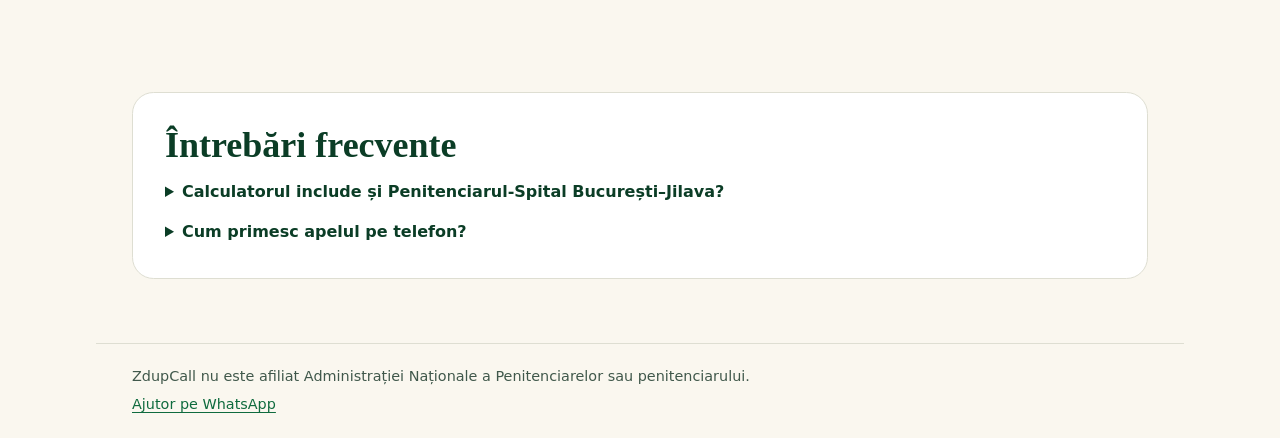
<file: penitenciar-jilava/index.html>
<!doctype html>
<html lang="ro">
<head>
<meta charset="utf-8">
<meta name="viewport" content="width=device-width, initial-scale=1">
<title>Tarife apeluri la Penitenciarul București–Jilava | ZdupCall</title>
<meta name="description" content="Verifică tarifele către fix și mobil la Penitenciarul București–Jilava, sursa ANP și cât ai putea economisi folosind calculatorul ZdupCall.">
<link rel="canonical" href="https://zdupcall.ro/penitenciar-jilava/">
<meta property="og:type" content="website">
<meta property="og:title" content="Tarife apeluri la Penitenciarul București–Jilava | ZdupCall">
<meta property="og:description" content="Verifică tarifele către fix și mobil la Penitenciarul București–Jilava, sursa ANP și cât ai putea economisi folosind calculatorul ZdupCall.">
<meta property="og:url" content="https://zdupcall.ro/penitenciar-jilava/">
<link rel="icon" href="/favicon.svg" type="image/svg+xml">
<link rel="stylesheet" href="/assets/ghiduri.css">
<link rel="stylesheet" href="/assets/calculator.css">
<script src="/assets/calculator.js" defer></script>
</head>
<body>
<header><a href="/">ZdupCall</a><nav aria-label="Navigare"><a href="/">Acasă</a><a href="/telefonia-in-penitenciare/">Tarife pe penitenciare</a><a href="/descarca/">Descarcă aplicația</a></nav></header>
<main><div class="hero"><h1>Penitenciarul București–Jilava: tarife pentru apeluri</h1><p>Anexa 1 indică BVFON pentru Penitenciarul București–Jilava. Aici diferența este de 0,39 lei/minut între apelul către mobil și cel către fix.</p></div>
<section class="card"><h2>Cât costă apelurile către fix și mobil</h2>
<table><caption>Lei/minut cu TVA, către România. Sursă: ANP, răspunsul nr. 500322/SC/18.11.2026, Anexa 1.</caption><thead><tr><th scope="col">Operator</th><th scope="col">Fix</th><th scope="col">Mobil</th></tr></thead><tbody><tr><th scope="row">BVFON</th><td>0,19</td><td>0,58</td></tr></tbody></table>
<p>Diferența este de <strong>0,39 lei/minut</strong> la tarifele din anexă.</p><p>Informații despre unitate: <a href="https://anp.gov.ro/penitenciarul-bucuresti-jilava/">pagina ANP</a> · <a href="https://avp.ro/wp-content/uploads/2025/06/Raportul-de-vizita-privind-Penitenciarul-Bucuresti-Jilava.pdf">Raportul de vizită al Avocatului Poporului</a>.</p></section>
<section id="calculator" class="zdup-calculator" data-calculator data-penitenciar="bucuresti-jilava">
  <h2>Calculează economia la apeluri</h2>
  <p>Alege penitenciarul și timpul aproximativ în care vorbiți ca să compari costul lunar către fix și către mobil.</p>
  <div class="calc-grid">
    <div class="calc-inputs">
      <label for="calc-unit">Penitenciarul sau centrul</label>
      <select id="calc-unit" disabled><option value="">Alege unitatea</option></select>
      <label for="calc-min">Minute pe zi <output id="calc-min-out" for="calc-min">30 min</output></label>
      <input id="calc-min" type="range" min="0" max="90" value="30" disabled>
      <label for="calc-days">Zile pe săptămână <output id="calc-days-out" for="calc-days">7</output></label>
      <input id="calc-days" type="range" min="1" max="7" value="7" disabled>
      <label for="calc-plan-select">Abonamentul familiei</label>
      <select id="calc-plan-select" disabled><option value="luna">Lunar · 49,99 lei/lună</option><option value="an">Anual · 499,99 lei/an</option></select>
      <p id="calc-status" role="status">Se încarcă tarifele…</p>
      <noscript><p>Activează JavaScript pentru a folosi calculatorul.</p></noscript>
      <ul id="calc-operators" hidden></ul>
    </div>
    <div class="calc-result">
      <dl aria-live="polite">
        <div><dt>Apeluri către mobil</dt><dd id="calc-mobile">—</dd></div>
        <div><dt>Apeluri către fix cu ZdupCall</dt><dd id="calc-fixed">—</dd></div>
        <div><dt>Economie estimată la cartelă, pe lună</dt><dd id="calc-saved">—</dd></div>
        <div><dt>Rămâne după abonament, pe lună</dt><dd id="calc-net">—</dd></div>
      </dl>
      <p id="calc-net-note" aria-live="polite" hidden>La atât de puține minute abonamentul nu se scoate încă.</p>
      <p class="calc-plan"><strong>Abonament ZdupCall</strong><br>49,99 lei/lună sau 499,99 lei/an, plătit separat de familie.</p>
    </div>
  </div>
  <p class="calc-note">Tarife: ANP, răspunsul nr. 500322/SC/18.11.2026, Anexa 1. Calculul folosește 4,33 săptămâni pe lună. Suma efectivă poate diferi de estimare.</p>
  <p class="calc-note">ZdupCall nu este afiliat Administrației Naționale a Penitenciarelor sau penitenciarului.</p>
</section>
<section class="card"><h2>Întrebări frecvente</h2><details><summary>Calculatorul include și Penitenciarul-Spital București–Jilava?</summary><p>Da. Anexa raportează tarife diferite pentru spital, iar calculatorul îl include ca opțiune separată.</p></details>
<details><summary>Cum primesc apelul pe telefon?</summary><p>Personalul unității îți poate confirma condițiile pentru numerele apelate. ZdupCall furnizează un număr fix 021 pe care primești apelurile în aplicația Android. Poți alege pachetul de 49,99 lei/lună sau 499,99 lei/an.</p><p><a href="/descarca/">Descarcă aplicația ZdupCall</a></p></details></section></main>
<footer><p>ZdupCall nu este afiliat Administrației Naționale a Penitenciarelor sau penitenciarului.</p><p><a href="https://wa.me/40774020797">Ajutor pe WhatsApp</a></p></footer>
</body>
</html>
</file>
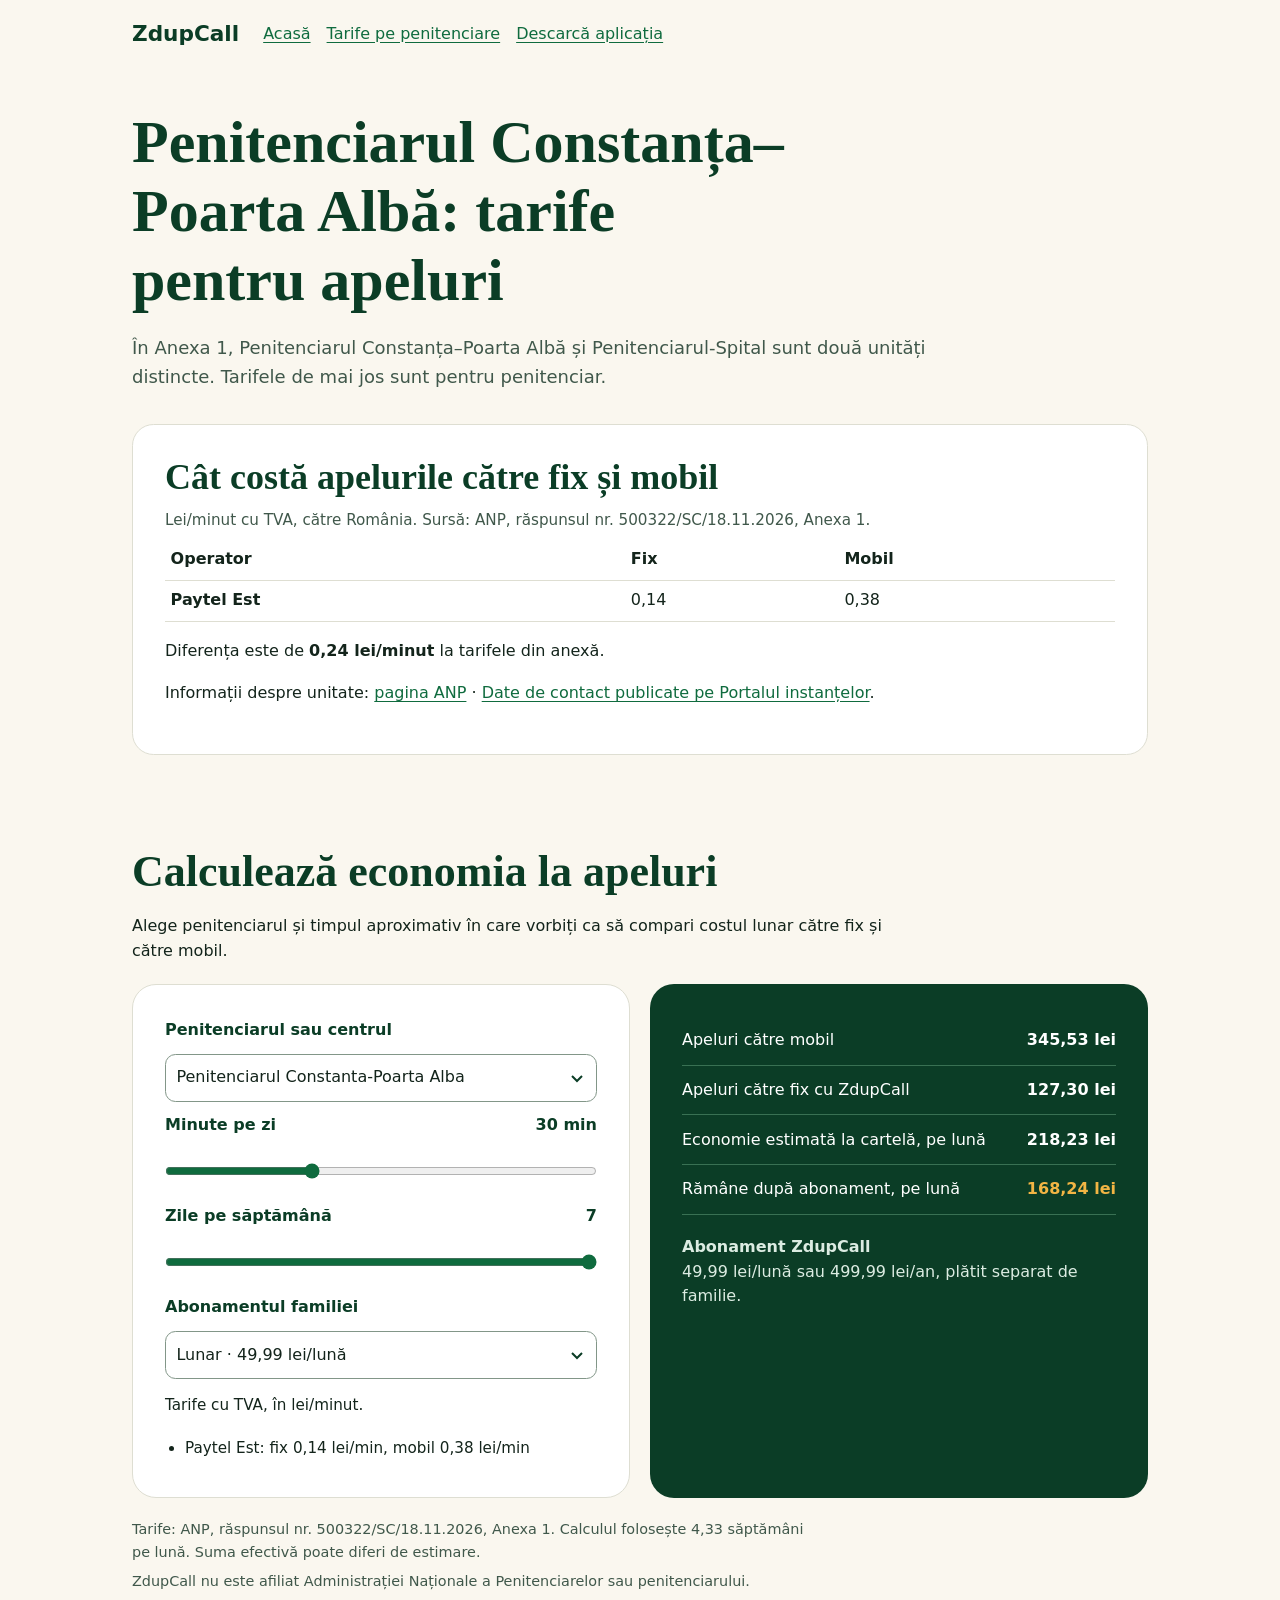
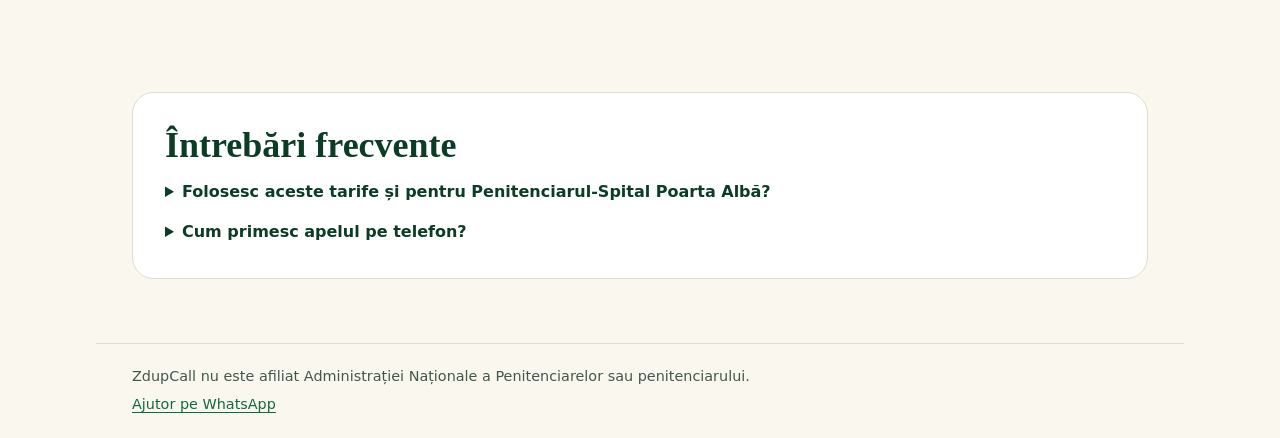
<file: penitenciar-poarta-alba/index.html>
<!doctype html>
<html lang="ro">
<head>
<meta charset="utf-8">
<meta name="viewport" content="width=device-width, initial-scale=1">
<title>Tarife apeluri la Penitenciarul Constanța–Poarta Albă | ZdupCall</title>
<meta name="description" content="Verifică tarifele către fix și mobil la Penitenciarul Constanța–Poarta Albă, sursa ANP și cât ai putea economisi folosind calculatorul ZdupCall.">
<link rel="canonical" href="https://zdupcall.ro/penitenciar-poarta-alba/">
<meta property="og:type" content="website">
<meta property="og:title" content="Tarife apeluri la Penitenciarul Constanța–Poarta Albă | ZdupCall">
<meta property="og:description" content="Verifică tarifele către fix și mobil la Penitenciarul Constanța–Poarta Albă, sursa ANP și cât ai putea economisi folosind calculatorul ZdupCall.">
<meta property="og:url" content="https://zdupcall.ro/penitenciar-poarta-alba/">
<link rel="icon" href="/favicon.svg" type="image/svg+xml">
<link rel="stylesheet" href="/assets/ghiduri.css">
<link rel="stylesheet" href="/assets/calculator.css">
<script src="/assets/calculator.js" defer></script>
</head>
<body>
<header><a href="/">ZdupCall</a><nav aria-label="Navigare"><a href="/">Acasă</a><a href="/telefonia-in-penitenciare/">Tarife pe penitenciare</a><a href="/descarca/">Descarcă aplicația</a></nav></header>
<main><div class="hero"><h1>Penitenciarul Constanța–Poarta Albă: tarife pentru apeluri</h1><p>În Anexa 1, Penitenciarul Constanța–Poarta Albă și Penitenciarul-Spital sunt două unități distincte. Tarifele de mai jos sunt pentru penitenciar.</p></div>
<section class="card"><h2>Cât costă apelurile către fix și mobil</h2>
<table><caption>Lei/minut cu TVA, către România. Sursă: ANP, răspunsul nr. 500322/SC/18.11.2026, Anexa 1.</caption><thead><tr><th scope="col">Operator</th><th scope="col">Fix</th><th scope="col">Mobil</th></tr></thead><tbody><tr><th scope="row">Paytel Est</th><td>0,14</td><td>0,38</td></tr></tbody></table>
<p>Diferența este de <strong>0,24 lei/minut</strong> la tarifele din anexă.</p><p>Informații despre unitate: <a href="https://anp.gov.ro/penitenciarul-constanta-poarta-alba/">pagina ANP</a> · <a href="https://portal.just.ro/36/Documents/INFORMATII_DE_INTERES_PUBLIC/date_contact_judecator_supraveghere_si_informatii_penitenciare_si_carp_arondate.pdf">Date de contact publicate pe Portalul instanțelor</a>.</p></section>
<section id="calculator" class="zdup-calculator" data-calculator data-penitenciar="constanta-poarta-alba">
  <h2>Calculează economia la apeluri</h2>
  <p>Alege penitenciarul și timpul aproximativ în care vorbiți ca să compari costul lunar către fix și către mobil.</p>
  <div class="calc-grid">
    <div class="calc-inputs">
      <label for="calc-unit">Penitenciarul sau centrul</label>
      <select id="calc-unit" disabled><option value="">Alege unitatea</option></select>
      <label for="calc-min">Minute pe zi <output id="calc-min-out" for="calc-min">30 min</output></label>
      <input id="calc-min" type="range" min="0" max="90" value="30" disabled>
      <label for="calc-days">Zile pe săptămână <output id="calc-days-out" for="calc-days">7</output></label>
      <input id="calc-days" type="range" min="1" max="7" value="7" disabled>
      <label for="calc-plan-select">Abonamentul familiei</label>
      <select id="calc-plan-select" disabled><option value="luna">Lunar · 49,99 lei/lună</option><option value="an">Anual · 499,99 lei/an</option></select>
      <p id="calc-status" role="status">Se încarcă tarifele…</p>
      <noscript><p>Activează JavaScript pentru a folosi calculatorul.</p></noscript>
      <ul id="calc-operators" hidden></ul>
    </div>
    <div class="calc-result">
      <dl aria-live="polite">
        <div><dt>Apeluri către mobil</dt><dd id="calc-mobile">—</dd></div>
        <div><dt>Apeluri către fix cu ZdupCall</dt><dd id="calc-fixed">—</dd></div>
        <div><dt>Economie estimată la cartelă, pe lună</dt><dd id="calc-saved">—</dd></div>
        <div><dt>Rămâne după abonament, pe lună</dt><dd id="calc-net">—</dd></div>
      </dl>
      <p id="calc-net-note" aria-live="polite" hidden>La atât de puține minute abonamentul nu se scoate încă.</p>
      <p class="calc-plan"><strong>Abonament ZdupCall</strong><br>49,99 lei/lună sau 499,99 lei/an, plătit separat de familie.</p>
    </div>
  </div>
  <p class="calc-note">Tarife: ANP, răspunsul nr. 500322/SC/18.11.2026, Anexa 1. Calculul folosește 4,33 săptămâni pe lună. Suma efectivă poate diferi de estimare.</p>
  <p class="calc-note">ZdupCall nu este afiliat Administrației Naționale a Penitenciarelor sau penitenciarului.</p>
</section>
<section class="card"><h2>Întrebări frecvente</h2><details><summary>Folosesc aceste tarife și pentru Penitenciarul-Spital Poarta Albă?</summary><p>Alege Penitenciarul-Spital Constanța–Poarta Albă din calculator dacă persoana este acolo. Anexa listează tarife diferite.</p></details>
<details><summary>Cum primesc apelul pe telefon?</summary><p>Personalul unității îți poate confirma condițiile pentru numerele apelate. ZdupCall furnizează un număr fix 021 pe care primești apelurile în aplicația Android. Poți alege pachetul de 49,99 lei/lună sau 499,99 lei/an.</p><p><a href="/descarca/">Descarcă aplicația ZdupCall</a></p></details></section></main>
<footer><p>ZdupCall nu este afiliat Administrației Naționale a Penitenciarelor sau penitenciarului.</p><p><a href="https://wa.me/40774020797">Ajutor pe WhatsApp</a></p></footer>
</body>
</html>
</file>
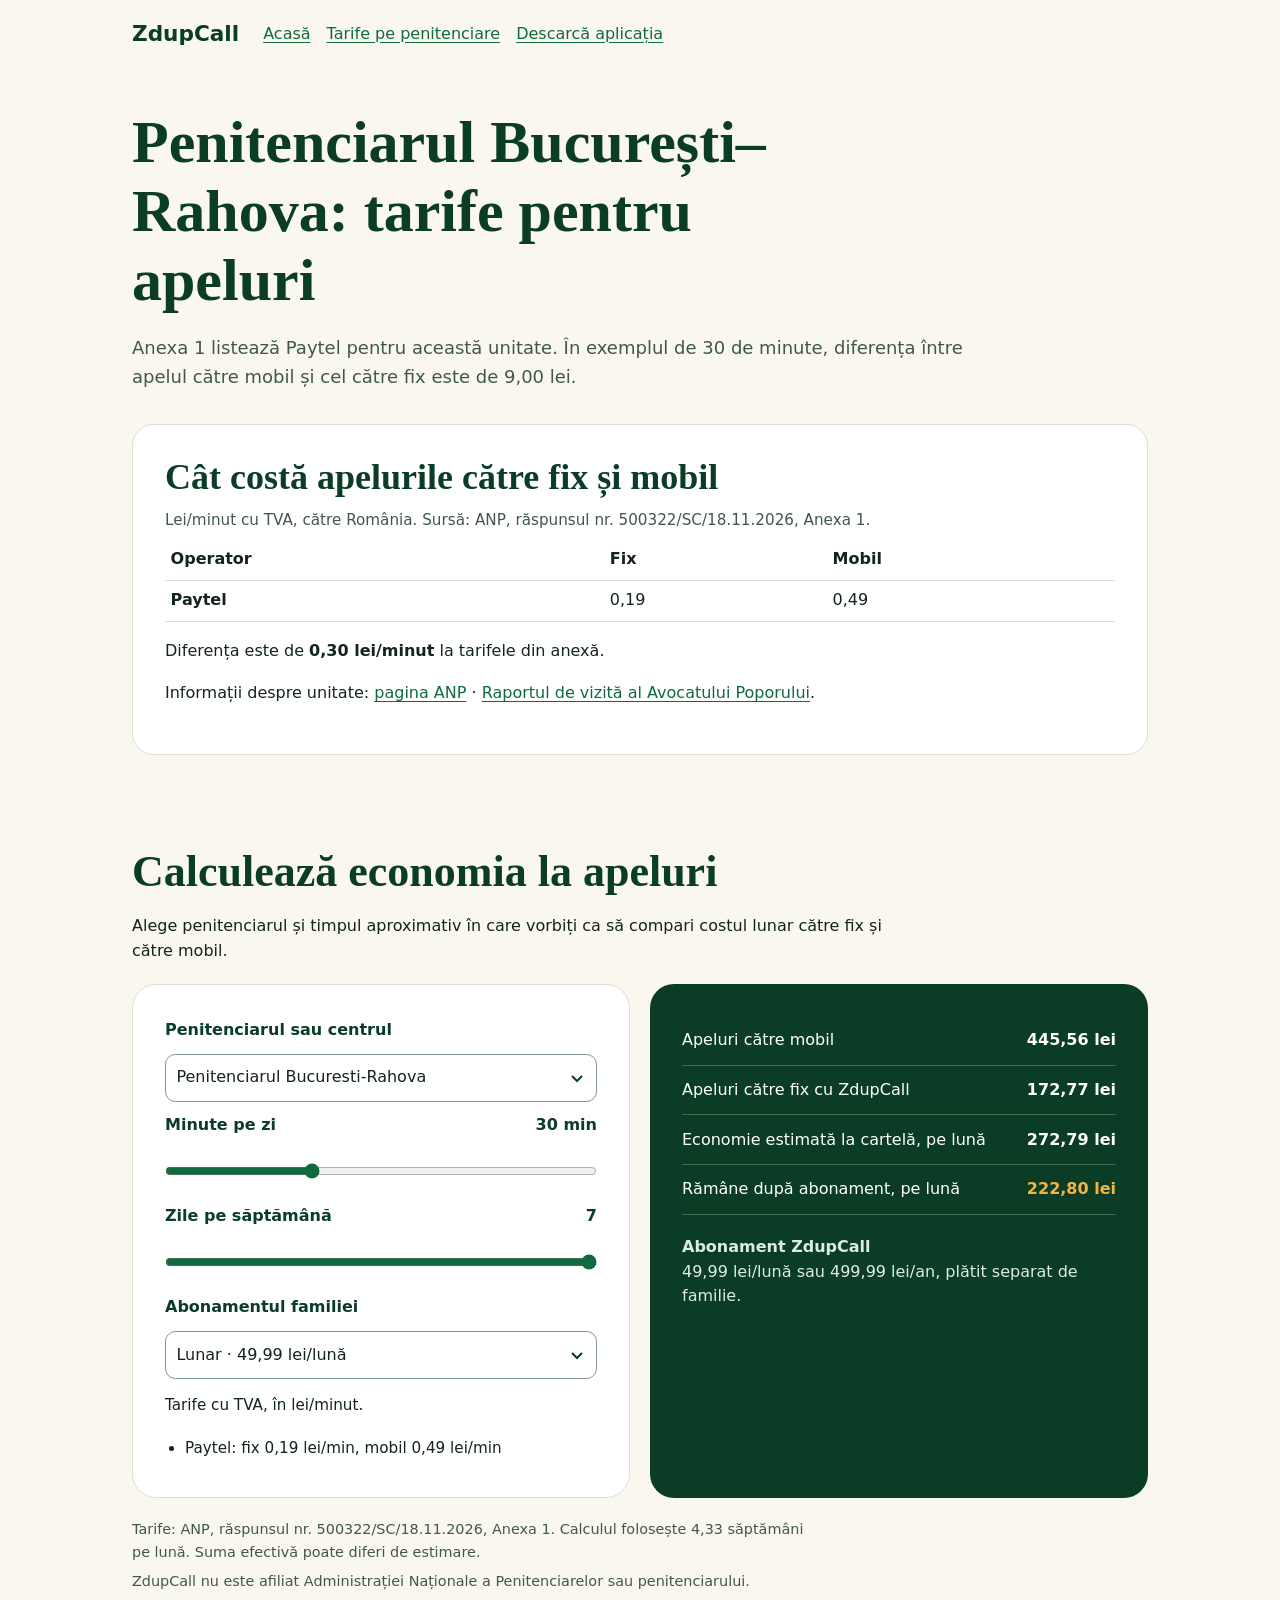
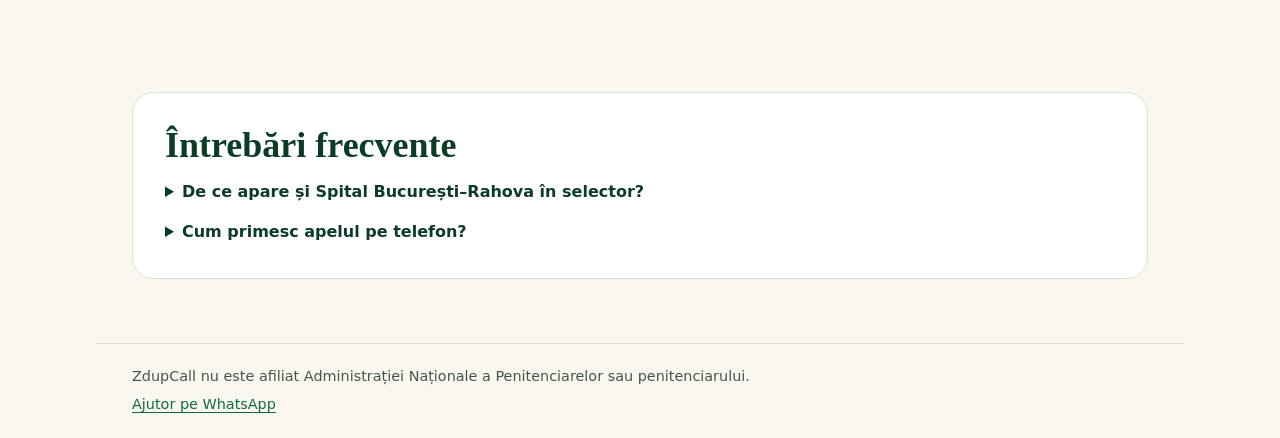
<file: penitenciar-rahova/index.html>
<!doctype html>
<html lang="ro">
<head>
<meta charset="utf-8">
<meta name="viewport" content="width=device-width, initial-scale=1">
<title>Tarife apeluri la Penitenciarul București–Rahova | ZdupCall</title>
<meta name="description" content="Verifică tarifele către fix și mobil la Penitenciarul București–Rahova, sursa ANP și cât ai putea economisi folosind calculatorul ZdupCall.">
<link rel="canonical" href="https://zdupcall.ro/penitenciar-rahova/">
<meta property="og:type" content="website">
<meta property="og:title" content="Tarife apeluri la Penitenciarul București–Rahova | ZdupCall">
<meta property="og:description" content="Verifică tarifele către fix și mobil la Penitenciarul București–Rahova, sursa ANP și cât ai putea economisi folosind calculatorul ZdupCall.">
<meta property="og:url" content="https://zdupcall.ro/penitenciar-rahova/">
<link rel="icon" href="/favicon.svg" type="image/svg+xml">
<link rel="stylesheet" href="/assets/ghiduri.css">
<link rel="stylesheet" href="/assets/calculator.css">
<script src="/assets/calculator.js" defer></script>
</head>
<body>
<header><a href="/">ZdupCall</a><nav aria-label="Navigare"><a href="/">Acasă</a><a href="/telefonia-in-penitenciare/">Tarife pe penitenciare</a><a href="/descarca/">Descarcă aplicația</a></nav></header>
<main><div class="hero"><h1>Penitenciarul București–Rahova: tarife pentru apeluri</h1><p>Anexa 1 listează Paytel pentru această unitate. În exemplul de 30 de minute, diferența între apelul către mobil și cel către fix este de 9,00 lei.</p></div>
<section class="card"><h2>Cât costă apelurile către fix și mobil</h2>
<table><caption>Lei/minut cu TVA, către România. Sursă: ANP, răspunsul nr. 500322/SC/18.11.2026, Anexa 1.</caption><thead><tr><th scope="col">Operator</th><th scope="col">Fix</th><th scope="col">Mobil</th></tr></thead><tbody><tr><th scope="row">Paytel</th><td>0,19</td><td>0,49</td></tr></tbody></table>
<p>Diferența este de <strong>0,30 lei/minut</strong> la tarifele din anexă.</p><p>Informații despre unitate: <a href="https://anp.gov.ro/penitenciarul-bucuresti-rahova/">pagina ANP</a> · <a href="https://avp.ro/wp-content/uploads/2024/01/Raportul-de-vizita-privind-vizita-efectuata-la-Penitenciarul-Bucuresti-Rahova.pdf">Raportul de vizită al Avocatului Poporului</a>.</p></section>
<section id="calculator" class="zdup-calculator" data-calculator data-penitenciar="bucuresti-rahova">
  <h2>Calculează economia la apeluri</h2>
  <p>Alege penitenciarul și timpul aproximativ în care vorbiți ca să compari costul lunar către fix și către mobil.</p>
  <div class="calc-grid">
    <div class="calc-inputs">
      <label for="calc-unit">Penitenciarul sau centrul</label>
      <select id="calc-unit" disabled><option value="">Alege unitatea</option></select>
      <label for="calc-min">Minute pe zi <output id="calc-min-out" for="calc-min">30 min</output></label>
      <input id="calc-min" type="range" min="0" max="90" value="30" disabled>
      <label for="calc-days">Zile pe săptămână <output id="calc-days-out" for="calc-days">7</output></label>
      <input id="calc-days" type="range" min="1" max="7" value="7" disabled>
      <label for="calc-plan-select">Abonamentul familiei</label>
      <select id="calc-plan-select" disabled><option value="luna">Lunar · 49,99 lei/lună</option><option value="an">Anual · 499,99 lei/an</option></select>
      <p id="calc-status" role="status">Se încarcă tarifele…</p>
      <noscript><p>Activează JavaScript pentru a folosi calculatorul.</p></noscript>
      <ul id="calc-operators" hidden></ul>
    </div>
    <div class="calc-result">
      <dl aria-live="polite">
        <div><dt>Apeluri către mobil</dt><dd id="calc-mobile">—</dd></div>
        <div><dt>Apeluri către fix cu ZdupCall</dt><dd id="calc-fixed">—</dd></div>
        <div><dt>Economie estimată la cartelă, pe lună</dt><dd id="calc-saved">—</dd></div>
        <div><dt>Rămâne după abonament, pe lună</dt><dd id="calc-net">—</dd></div>
      </dl>
      <p id="calc-net-note" aria-live="polite" hidden>La atât de puține minute abonamentul nu se scoate încă.</p>
      <p class="calc-plan"><strong>Abonament ZdupCall</strong><br>49,99 lei/lună sau 499,99 lei/an, plătit separat de familie.</p>
    </div>
  </div>
  <p class="calc-note">Tarife: ANP, răspunsul nr. 500322/SC/18.11.2026, Anexa 1. Calculul folosește 4,33 săptămâni pe lună. Suma efectivă poate diferi de estimare.</p>
  <p class="calc-note">ZdupCall nu este afiliat Administrației Naționale a Penitenciarelor sau penitenciarului.</p>
</section>
<section class="card"><h2>Întrebări frecvente</h2><details><summary>De ce apare și Spital București–Rahova în selector?</summary><p>Este raportat separat în Anexa 1. Selectează unitatea în care se află persoana, chiar dacă tarifele publicate coincid.</p></details>
<details><summary>Cum primesc apelul pe telefon?</summary><p>Personalul unității îți poate confirma condițiile pentru numerele apelate. ZdupCall furnizează un număr fix 021 pe care primești apelurile în aplicația Android. Poți alege pachetul de 49,99 lei/lună sau 499,99 lei/an.</p><p><a href="/descarca/">Descarcă aplicația ZdupCall</a></p></details></section></main>
<footer><p>ZdupCall nu este afiliat Administrației Naționale a Penitenciarelor sau penitenciarului.</p><p><a href="https://wa.me/40774020797">Ajutor pe WhatsApp</a></p></footer>
</body>
</html>
</file>
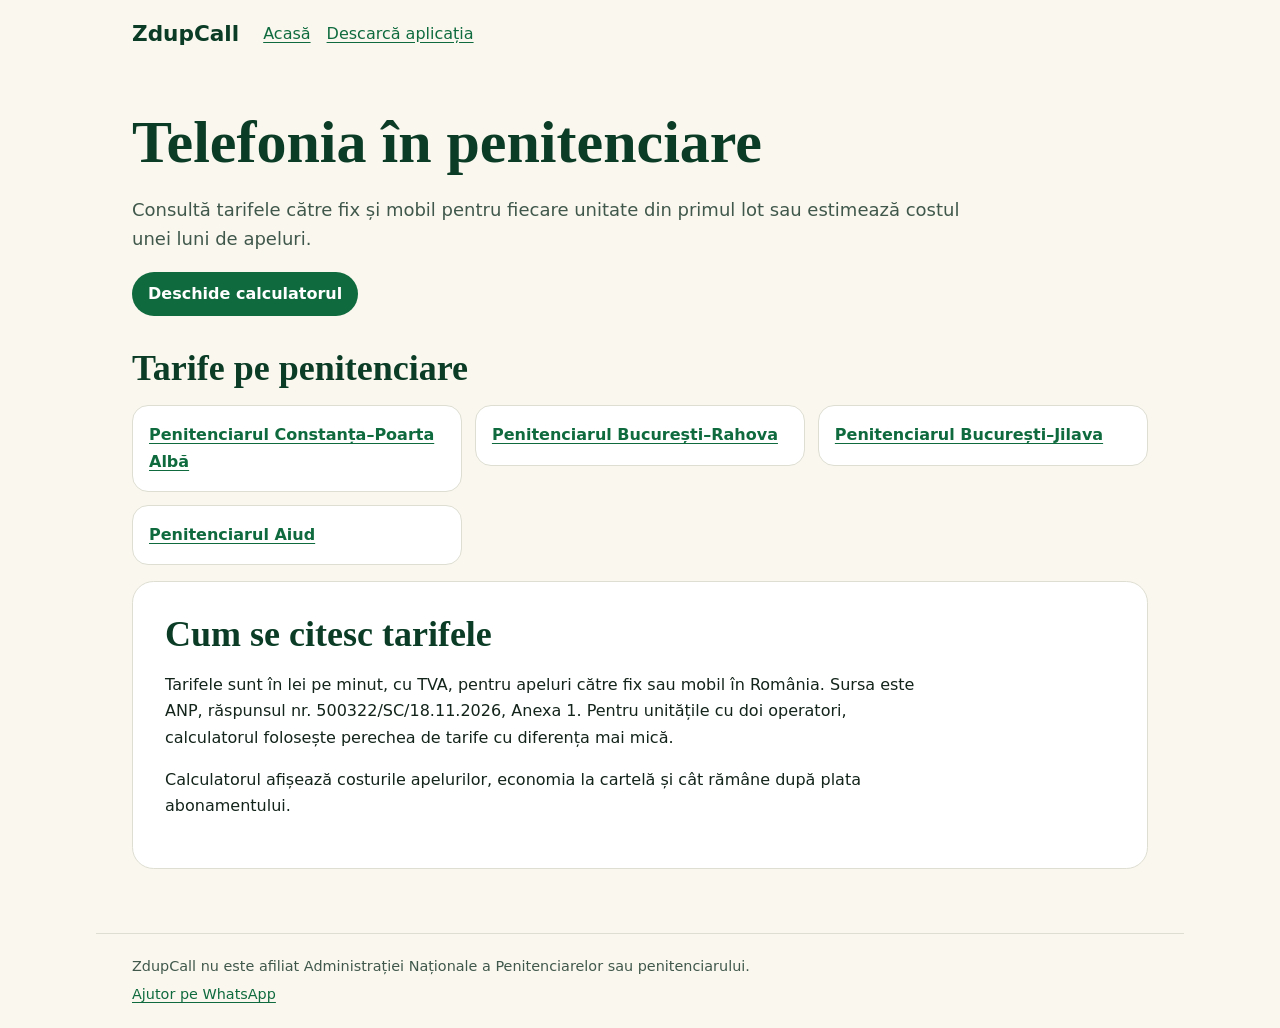
<file: telefonia-in-penitenciare/index.html>
<!doctype html>
<html lang="ro">
<head>
<meta charset="utf-8">
<meta name="viewport" content="width=device-width, initial-scale=1">
<title>Telefonia în penitenciare | Tarife pentru fix și mobil | ZdupCall</title>
<meta name="description" content="Compară tarifele pentru apeluri către fix și mobil în penitenciare. Consultă datele ANP, paginile unităților și calculatorul ZdupCall.">
<link rel="canonical" href="https://zdupcall.ro/telefonia-in-penitenciare/">
<meta property="og:type" content="website">
<meta property="og:title" content="Telefonia în penitenciare | Tarife pentru fix și mobil | ZdupCall">
<meta property="og:description" content="Compară tarifele pentru apeluri către fix și mobil în penitenciare. Consultă datele ANP, paginile unităților și calculatorul ZdupCall.">
<meta property="og:url" content="https://zdupcall.ro/telefonia-in-penitenciare/">
<link rel="icon" href="/favicon.svg" type="image/svg+xml">
<link rel="stylesheet" href="/assets/ghiduri.css">

</head>
<body>
<header><a href="/">ZdupCall</a><nav aria-label="Navigare"><a href="/">Acasă</a><a href="/descarca/">Descarcă aplicația</a></nav></header>
<main><div class="hero"><h1>Telefonia în penitenciare</h1><p>Consultă tarifele către fix și mobil pentru fiecare unitate din primul lot sau estimează costul unei luni de apeluri.</p><a class="button" href="/#calculator">Deschide calculatorul</a></div>
<section><h2>Tarife pe penitenciare</h2><ul class="unit-list"><li><a href="/penitenciar-poarta-alba/">Penitenciarul Constanța–Poarta Albă</a></li><li><a href="/penitenciar-rahova/">Penitenciarul București–Rahova</a></li><li><a href="/penitenciar-jilava/">Penitenciarul București–Jilava</a></li><li><a href="/penitenciar-aiud/">Penitenciarul Aiud</a></li></ul></section>
<section class="card"><h2>Cum se citesc tarifele</h2><p>Tarifele sunt în lei pe minut, cu TVA, pentru apeluri către fix sau mobil în România. Sursa este ANP, răspunsul nr. 500322/SC/18.11.2026, Anexa 1. Pentru unitățile cu doi operatori, calculatorul folosește perechea de tarife cu diferența mai mică.</p><p>Calculatorul afișează costurile apelurilor, economia la cartelă și cât rămâne după plata abonamentului.</p></section></main>
<footer><p>ZdupCall nu este afiliat Administrației Naționale a Penitenciarelor sau penitenciarului.</p><p><a href="https://wa.me/40774020797">Ajutor pe WhatsApp</a></p></footer>
</body>
</html>
</file>
<file: assets/calculator.css>
.zdup-calculator{box-sizing:border-box;max-width:1160px;margin:0 auto;padding:clamp(2rem,6vw,5rem) clamp(1rem,4vw,1.5rem);color:#13241b}
.zdup-calculator h2{font-family:Fraunces,Georgia,serif;font-size:clamp(2rem,4vw,2.75rem);line-height:1.1;color:#0b3d26;margin:0 0 .7rem}
.zdup-calculator>p{max-width:75ch;line-height:1.6}
.calc-grid{display:grid;grid-template-columns:repeat(auto-fit,minmax(min(100%,320px),1fr));gap:1.25rem;margin-block:1.25rem}
.calc-inputs,.calc-result{min-width:0;border-radius:1.5rem;padding:clamp(1rem,4vw,2rem)}
.calc-inputs{display:grid;gap:.65rem;background:#fff;border:1px solid #deded2}
.calc-inputs label{display:flex;justify-content:space-between;gap:.6rem;color:#0b3d26;font-weight:800}
.calc-inputs select{min-width:0;width:100%;font:inherit;color:#13241b;border:1px solid #829688;border-radius:.65rem;min-height:3rem;padding:.5rem 2.5rem .5rem .65rem;appearance:none;background:#fff url("data:image/svg+xml,%3Csvg xmlns='http://www.w3.org/2000/svg' width='16' height='16' viewBox='0 0 16 16'%3E%3Cpath d='m3 6 5 5 5-5' fill='none' stroke='%230B3D26' stroke-width='2'/%3E%3C/svg%3E") no-repeat right .7rem center}
.calc-inputs input{width:100%;accent-color:#0f6b3e;min-height:2.75rem;margin:0}
.calc-inputs :focus-visible{outline:3px solid #0f6b3e;outline-offset:3px}
.calc-inputs p,.calc-inputs ul{margin:.25rem 0;font-size:.95rem;line-height:1.6}
.calc-inputs ul{padding-left:1.25rem}
.calc-result{background:#0b3d26;color:#fff}
.calc-result dl,.calc-result dd{margin:0}
.calc-result dl div{display:flex;justify-content:space-between;align-items:baseline;gap:1rem;border-bottom:1px solid #397153;padding:.7rem 0}
.calc-result dt{line-height:1.45}
.calc-result dd{font-weight:800;white-space:nowrap}
.calc-result dl div:last-child dd{color:#f2b544}
.calc-plan{margin:1.25rem 0 0;line-height:1.55;color:#dcece2}
.zdup-calculator .calc-note{font-size:.9rem;color:#40584b;margin:.4rem 0}
</file>
<file: assets/ghid-instalare.css>
*{box-sizing:border-box}body{margin:0;background:#faf7ef;color:#13241b;font:1rem/1.65 Manrope,system-ui,sans-serif}a{color:#0f6b3e;text-underline-offset:.18em}a:focus-visible,summary:focus-visible{outline:3px solid #0f6b3e;outline-offset:4px}header,main,footer{max-width:68rem;margin:auto;padding:1rem clamp(1rem,4vw,2.25rem)}header{display:flex;align-items:center;flex-wrap:wrap;gap:.75rem 1.5rem}header>a{font-size:1.35rem;font-weight:800;text-decoration:none;color:#0b3d26}header nav{display:flex;flex-wrap:wrap;gap:.5rem 1rem}main{padding-block:2rem 3rem}h1,h2{font-family:Fraunces,Georgia,serif;line-height:1.15;color:#0b3d26}h1{font-size:clamp(2rem,6vw,3.75rem);max-width:22ch;margin:.5rem 0 1rem}h2{font-size:clamp(1.5rem,4vw,2.25rem);margin:0 0 .75rem}p,li{max-width:75ch}ul,ol{padding-left:1.35rem}li+li{margin-top:.45rem}.hero{margin-bottom:2rem}.hero>p{font-size:1.125rem;color:#40584b}.card{background:#fff;border:1px solid #deded2;border-radius:1.35rem;padding:clamp(1rem,4vw,2rem);margin-block:1rem}.button{display:inline-flex;align-items:center;min-height:2.75rem;padding:.55rem 1rem;background:#0f6b3e;border-radius:999px;color:#fff;font-weight:800;text-decoration:none}table{width:100%;border-collapse:collapse;text-align:left;line-height:1.4}th,td{padding:.55rem .35rem;border-bottom:1px solid #deded2;overflow-wrap:anywhere}caption{text-align:left;padding-bottom:.5rem;color:#40584b;font-size:.95rem}.zdup-calculator{padding-inline:0!important}details+details{margin-top:.9rem}summary{cursor:pointer;color:#0b3d26;font-weight:800}footer{border-top:1px solid #deded2;font-size:.9rem;color:#40584b}footer p{margin:.3rem 0}.unit-list{display:grid;grid-template-columns:repeat(auto-fit,minmax(min(100%,17rem),1fr));gap:.8rem;list-style:none;padding:0}.unit-list li{margin:0}.unit-list a{display:block;border:1px solid #deded2;border-radius:1rem;padding:1rem;background:#fff;font-weight:800}
</file>
<file: assets/ghiduri.css>
*{box-sizing:border-box}body{margin:0;background:#faf7ef;color:#13241b;font:1rem/1.65 Manrope,system-ui,sans-serif}a{color:#0f6b3e;text-underline-offset:.18em}a:focus-visible,summary:focus-visible{outline:3px solid #0f6b3e;outline-offset:4px}header,main,footer{max-width:68rem;margin:auto;padding:1rem clamp(1rem,4vw,2.25rem)}header{display:flex;align-items:center;flex-wrap:wrap;gap:.75rem 1.5rem}header>a{font-size:1.35rem;font-weight:800;text-decoration:none;color:#0b3d26}header nav{display:flex;flex-wrap:wrap;gap:.5rem 1rem}main{padding-block:2rem 3rem}h1,h2{font-family:Fraunces,Georgia,serif;line-height:1.15;color:#0b3d26}h1{font-size:clamp(2rem,6vw,3.75rem);max-width:22ch;margin:.5rem 0 1rem}h2{font-size:clamp(1.5rem,4vw,2.25rem);margin:0 0 .75rem}p,li{max-width:75ch}ul,ol{padding-left:1.35rem}li+li{margin-top:.45rem}.hero{margin-bottom:2rem}.hero>p{font-size:1.125rem;color:#40584b}.card{background:#fff;border:1px solid #deded2;border-radius:1.35rem;padding:clamp(1rem,4vw,2rem);margin-block:1rem}.button{display:inline-flex;align-items:center;min-height:2.75rem;padding:.55rem 1rem;background:#0f6b3e;border-radius:999px;color:#fff;font-weight:800;text-decoration:none}table{width:100%;border-collapse:collapse;text-align:left;line-height:1.4}th,td{padding:.55rem .35rem;border-bottom:1px solid #deded2;overflow-wrap:anywhere}caption{text-align:left;padding-bottom:.5rem;color:#40584b;font-size:.95rem}.zdup-calculator{padding-inline:0!important}details+details{margin-top:.9rem}summary{cursor:pointer;color:#0b3d26;font-weight:800}footer{border-top:1px solid #deded2;font-size:.9rem;color:#40584b}footer p{margin:.3rem 0}.unit-list{display:grid;grid-template-columns:repeat(auto-fit,minmax(min(100%,17rem),1fr));gap:.8rem;list-style:none;padding:0}.unit-list li{margin:0}.unit-list a{display:block;border:1px solid #deded2;border-radius:1rem;padding:1rem;background:#fff;font-weight:800}
</file>
